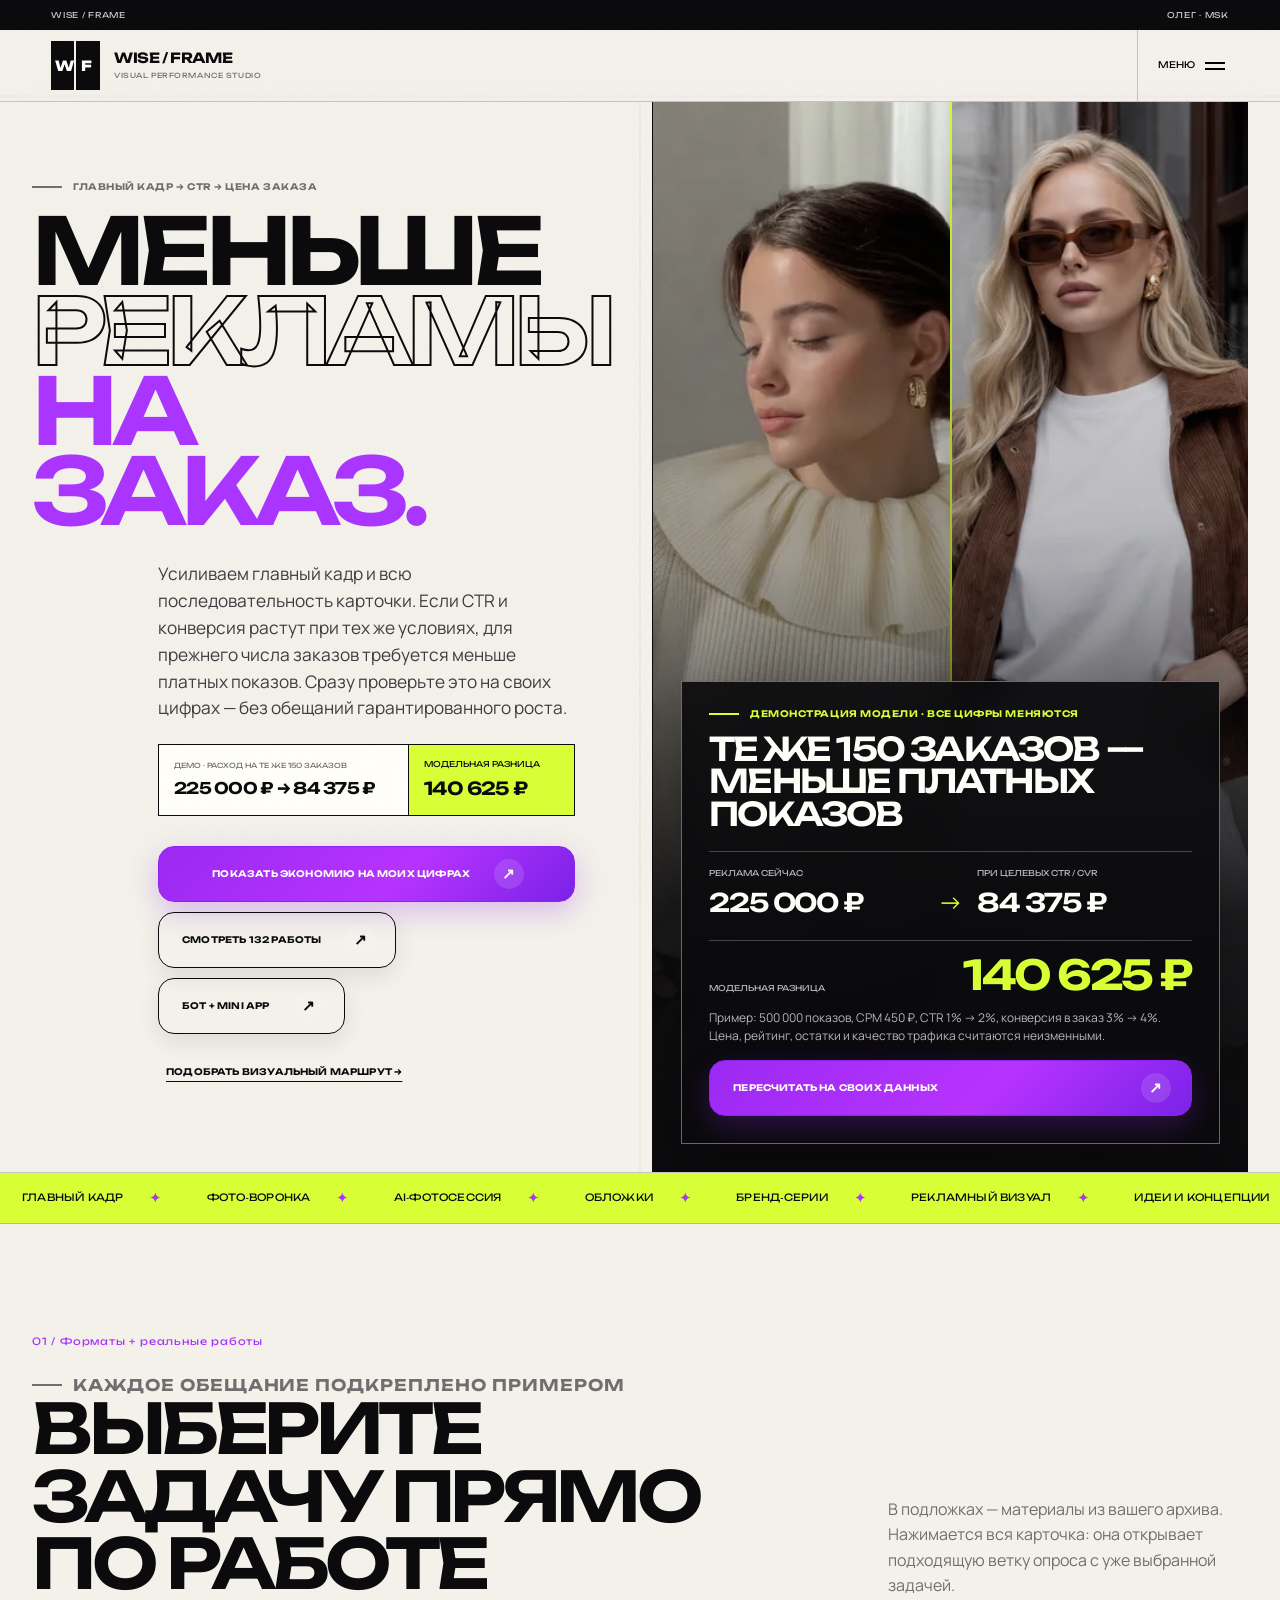
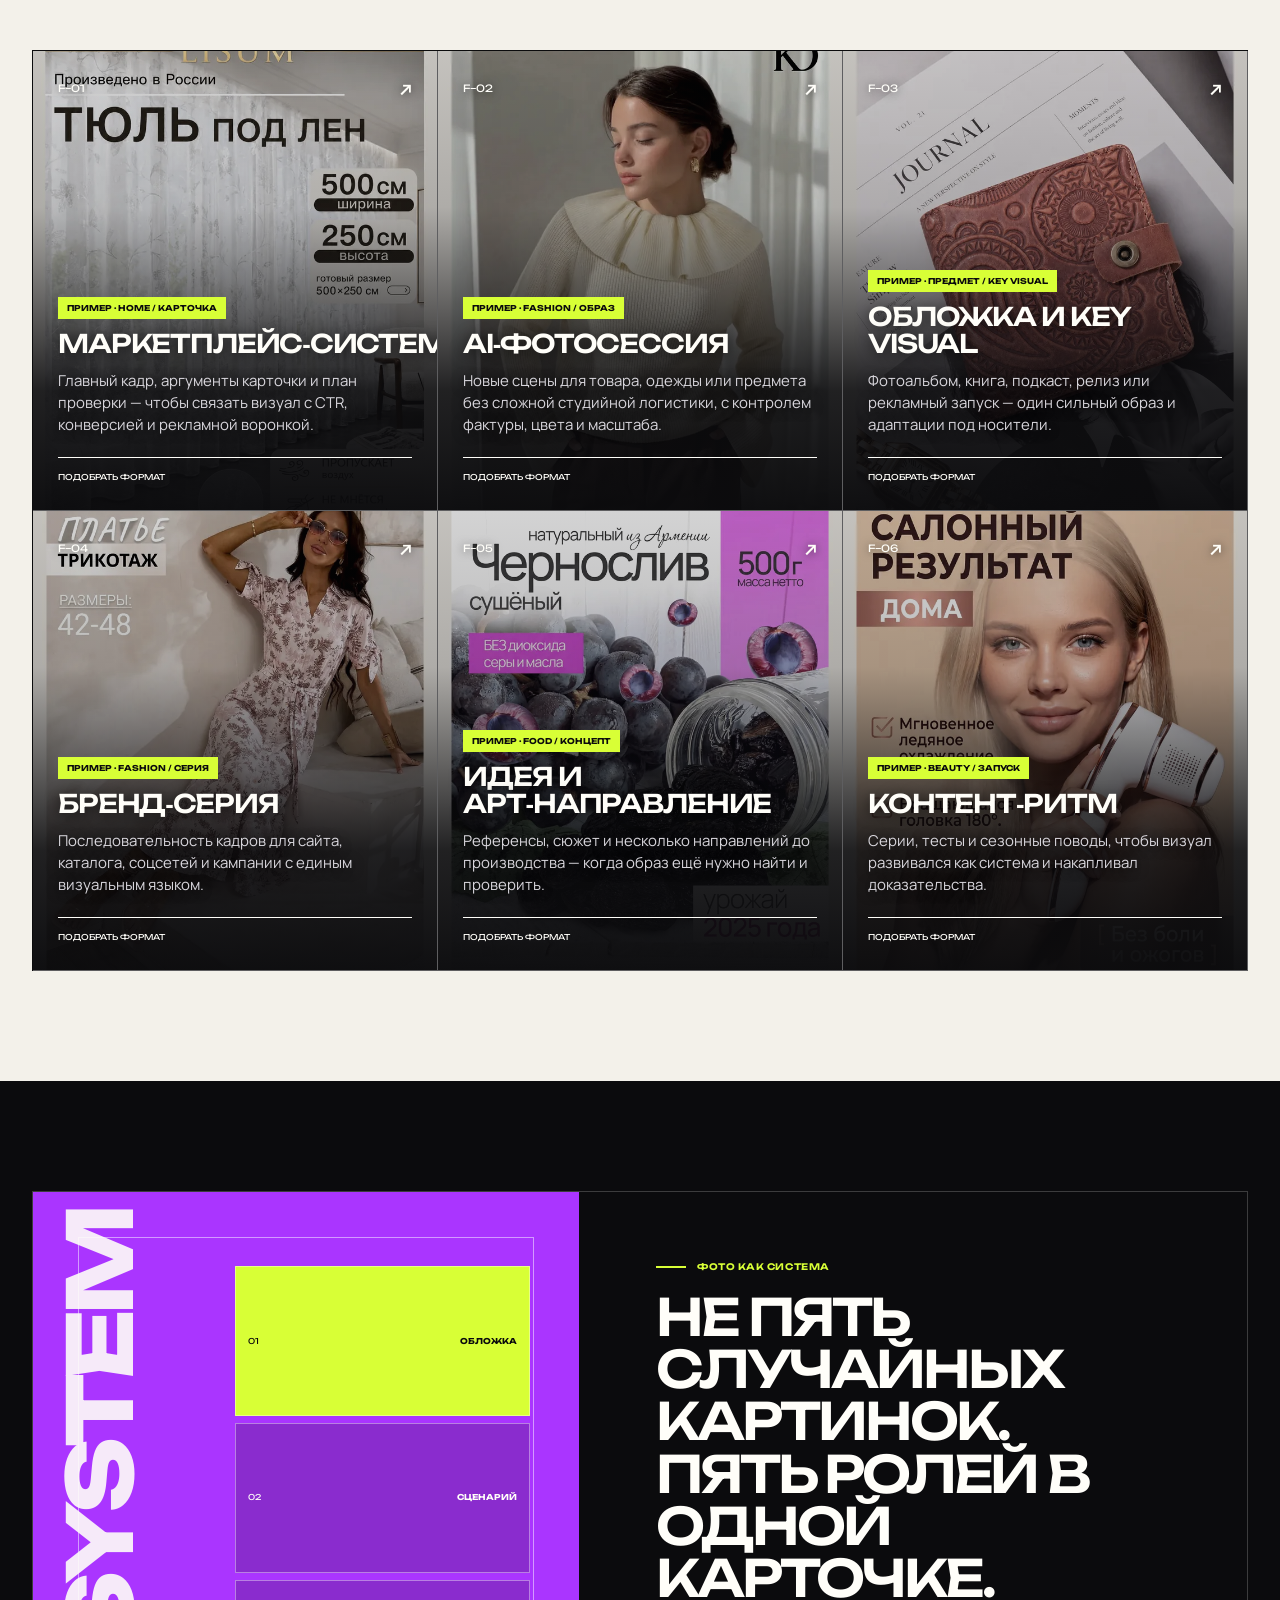
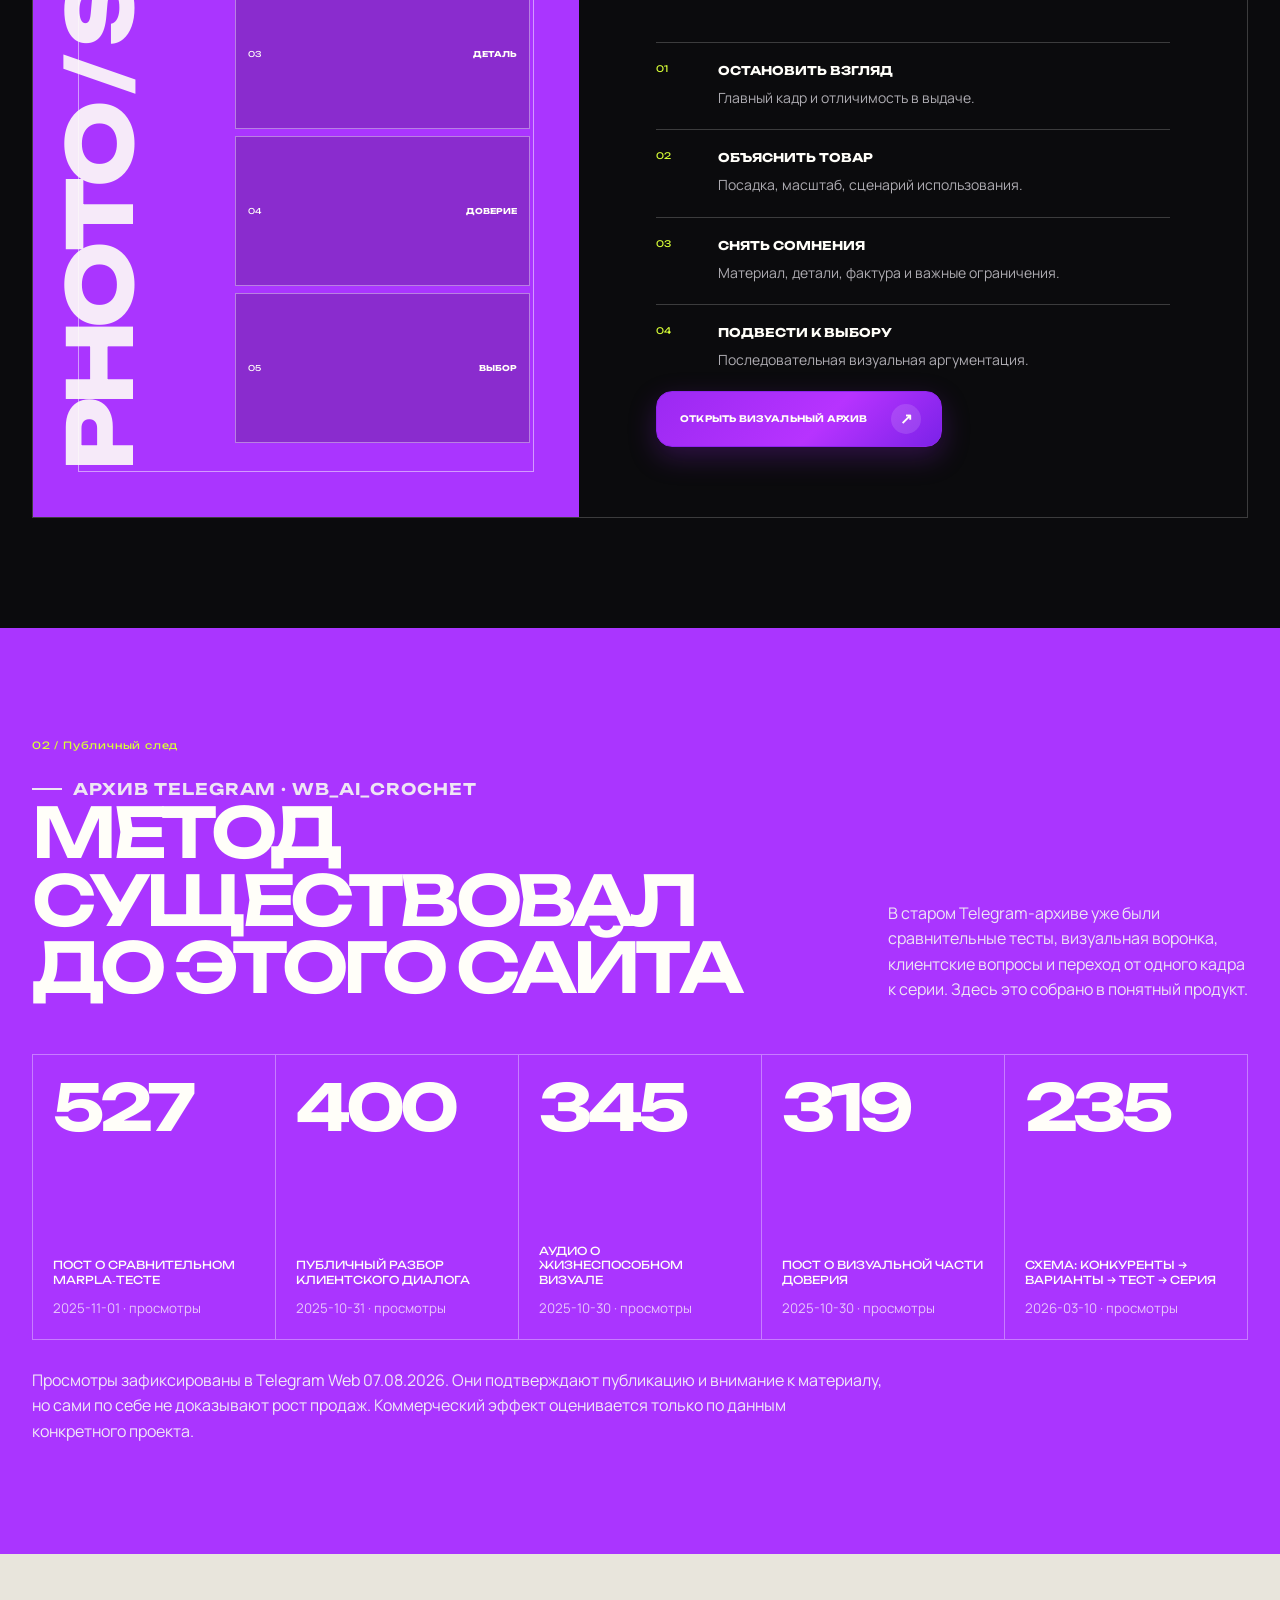
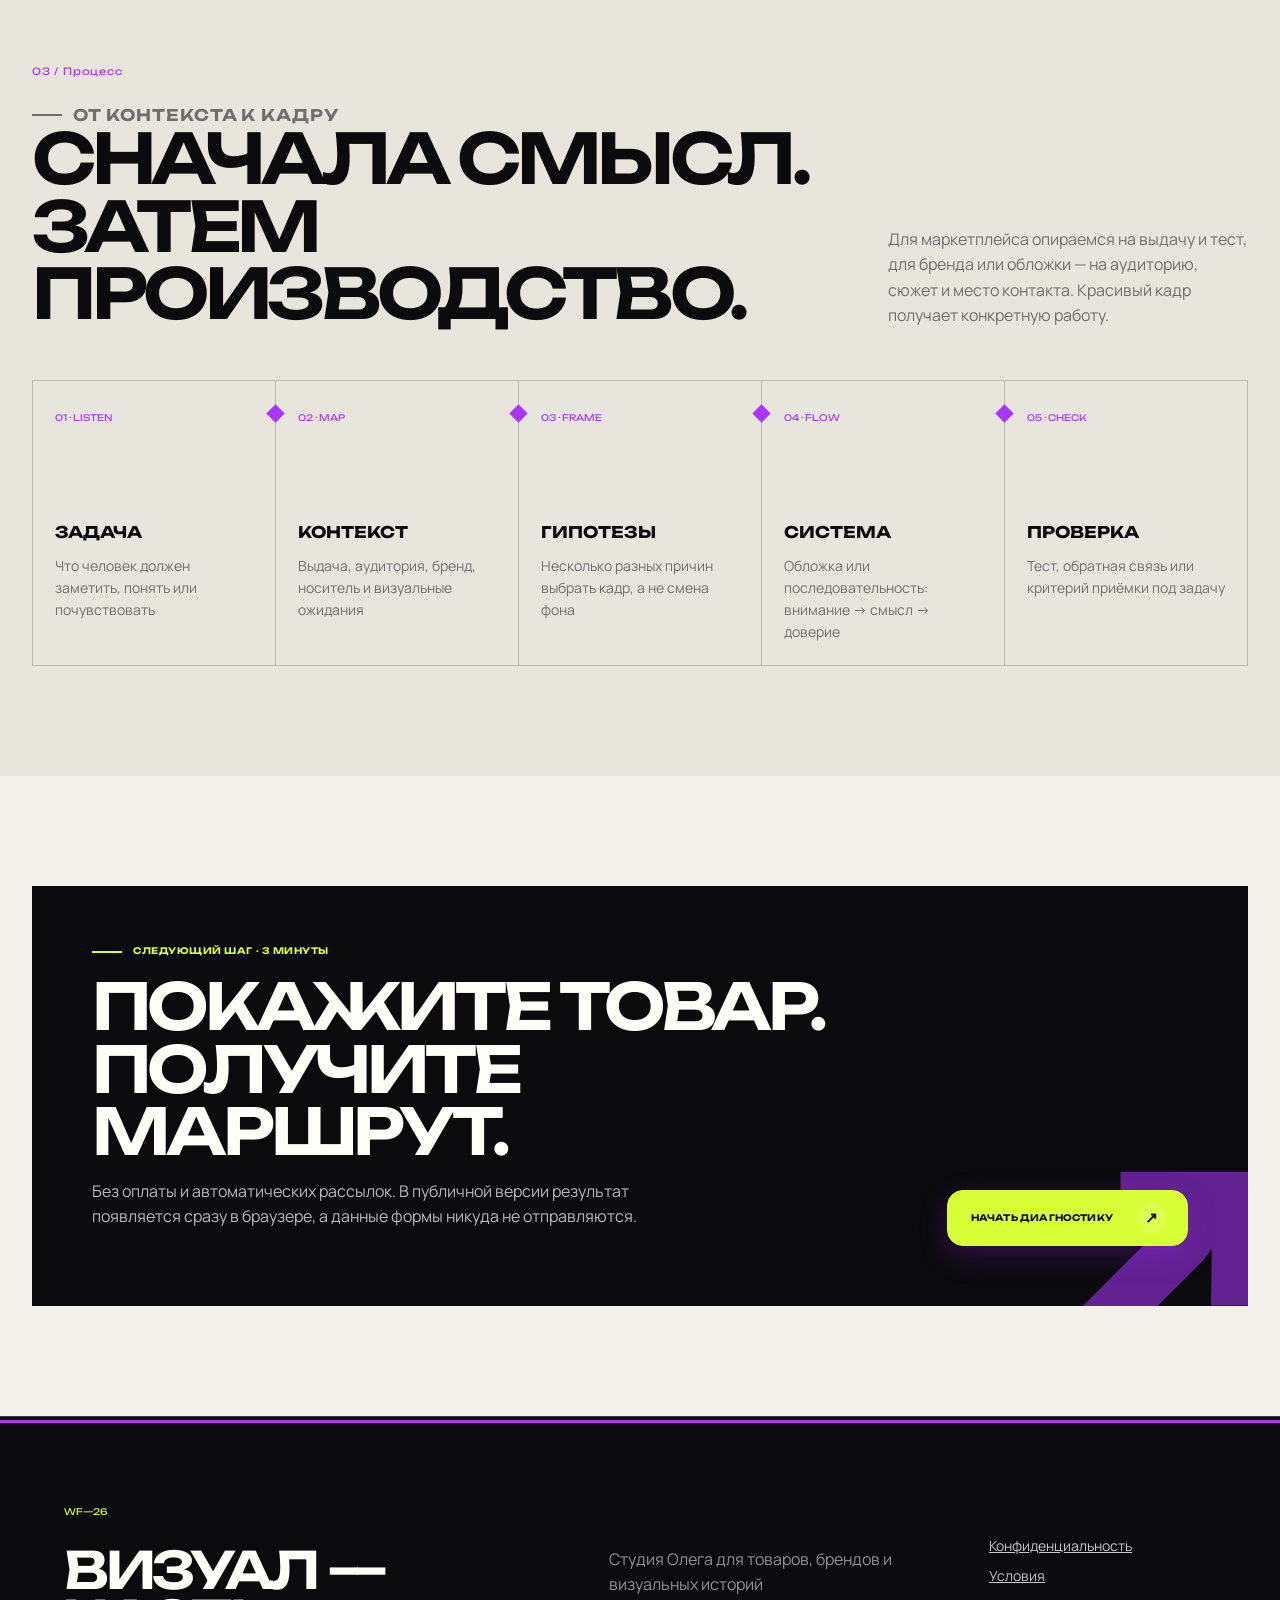
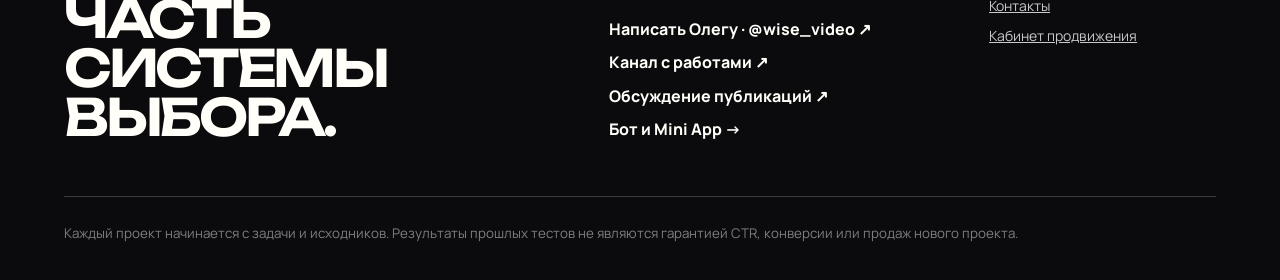
<file: index.html>
<!doctype html>
<html lang="ru" data-static-pages="true">
<head>
  <meta charset="utf-8">
  <meta name="viewport" content="width=device-width,initial-scale=1,viewport-fit=cover">
  <meta name="description" content="WISE / FRAME — визуальные системы для товаров, брендов и контента: исследование, AI-фото, обложки, серии и проверяемые гипотезы.">
  <meta name="theme-color" content="#0b0b0d">
  <meta property="og:title" content="WISE / FRAME — визуал, который ведёт к выбору">
  <meta property="og:description" content="AI-фото и визуальные серии для маркетплейсов, брендов, обложек и контента.">
  <title>WISE / FRAME — визуальные системы для товаров и брендов</title>
  <link rel="icon" href="./favicon.svg" type="image/svg+xml">
  <link rel="stylesheet" href="./styles.css?v=20260808-1">
  <script src="./app.js?v=20260807-13" defer></script>
</head>
<body>
  <a class="skip-link" href="#main">К содержанию</a>
  <div class="site-status" aria-label="Подход студии">
    <span>WISE / FRAME</span>
    <span>Исследование → визуальная гипотеза → серия → проверка</span>
    <span>Олег · MSK</span>
  </div>
  <header class="site-header" id="site-header">
    <a class="brand" href="#/" aria-label="WISE FRAME — главная">
      <span class="brand-mark" aria-hidden="true"><i>W</i><i>F</i></span>
      <span class="brand-copy"><b>WISE / FRAME</b><small>visual performance studio</small></span>
    </a>
    <button class="nav-toggle" id="nav-toggle" aria-expanded="false" aria-controls="primary-nav"><span>Меню</span><i></i></button>
    <nav class="primary-nav" id="primary-nav" aria-label="Основная навигация">
      <a href="#/services">Форматы</a>
      <a href="#/methods">Методы</a>
      <a href="#/portfolio">Работы</a>
      <a href="#/research">Исследование</a>
      <a href="#/calculator">Расчёт</a>
      <a href="#/historical-ctr">Архив</a>
      <a href="#/telegram">Бот + Mini App</a>
      <a href="./reach/">Поиск клиентов</a>
      <a class="nav-cta" href="#/quiz"><span>Диагностика</span><i aria-hidden="true">↗</i></a>
    </nav>
  </header>
  <main id="main" tabindex="-1"></main>
  <footer class="site-footer">
    <div class="footer-brand"><span class="footer-index">WF—26</span><h2>Визуал — часть<br>системы выбора.</h2></div>
    <div class="footer-contact"><p>Студия Олега для товаров, брендов и визуальных историй</p><a href="https://t.me/wise_video" target="_blank" rel="noopener noreferrer">Написать Олегу · @wise_video ↗</a><a href="https://t.me/PM_path_to_dreams" target="_blank" rel="noopener noreferrer">Канал с работами ↗</a><a href="https://t.me/WB_AI_CROCHET" target="_blank" rel="noopener noreferrer">Обсуждение публикаций ↗</a><a href="#/telegram">Бот и Mini App →</a></div>
    <nav aria-label="Служебные ссылки"><a href="#/privacy">Конфиденциальность</a><a href="#/terms">Условия</a><a href="#/support">Контакты</a><a href="./reach/">Кабинет продвижения</a></nav>
    <small>Каждый проект начинается с задачи и исходников. Результаты прошлых тестов не являются гарантией CTR, конверсии или продаж нового проекта.</small>
  </footer>
  <div class="grain" aria-hidden="true"></div>
</body>
</html>
</file>
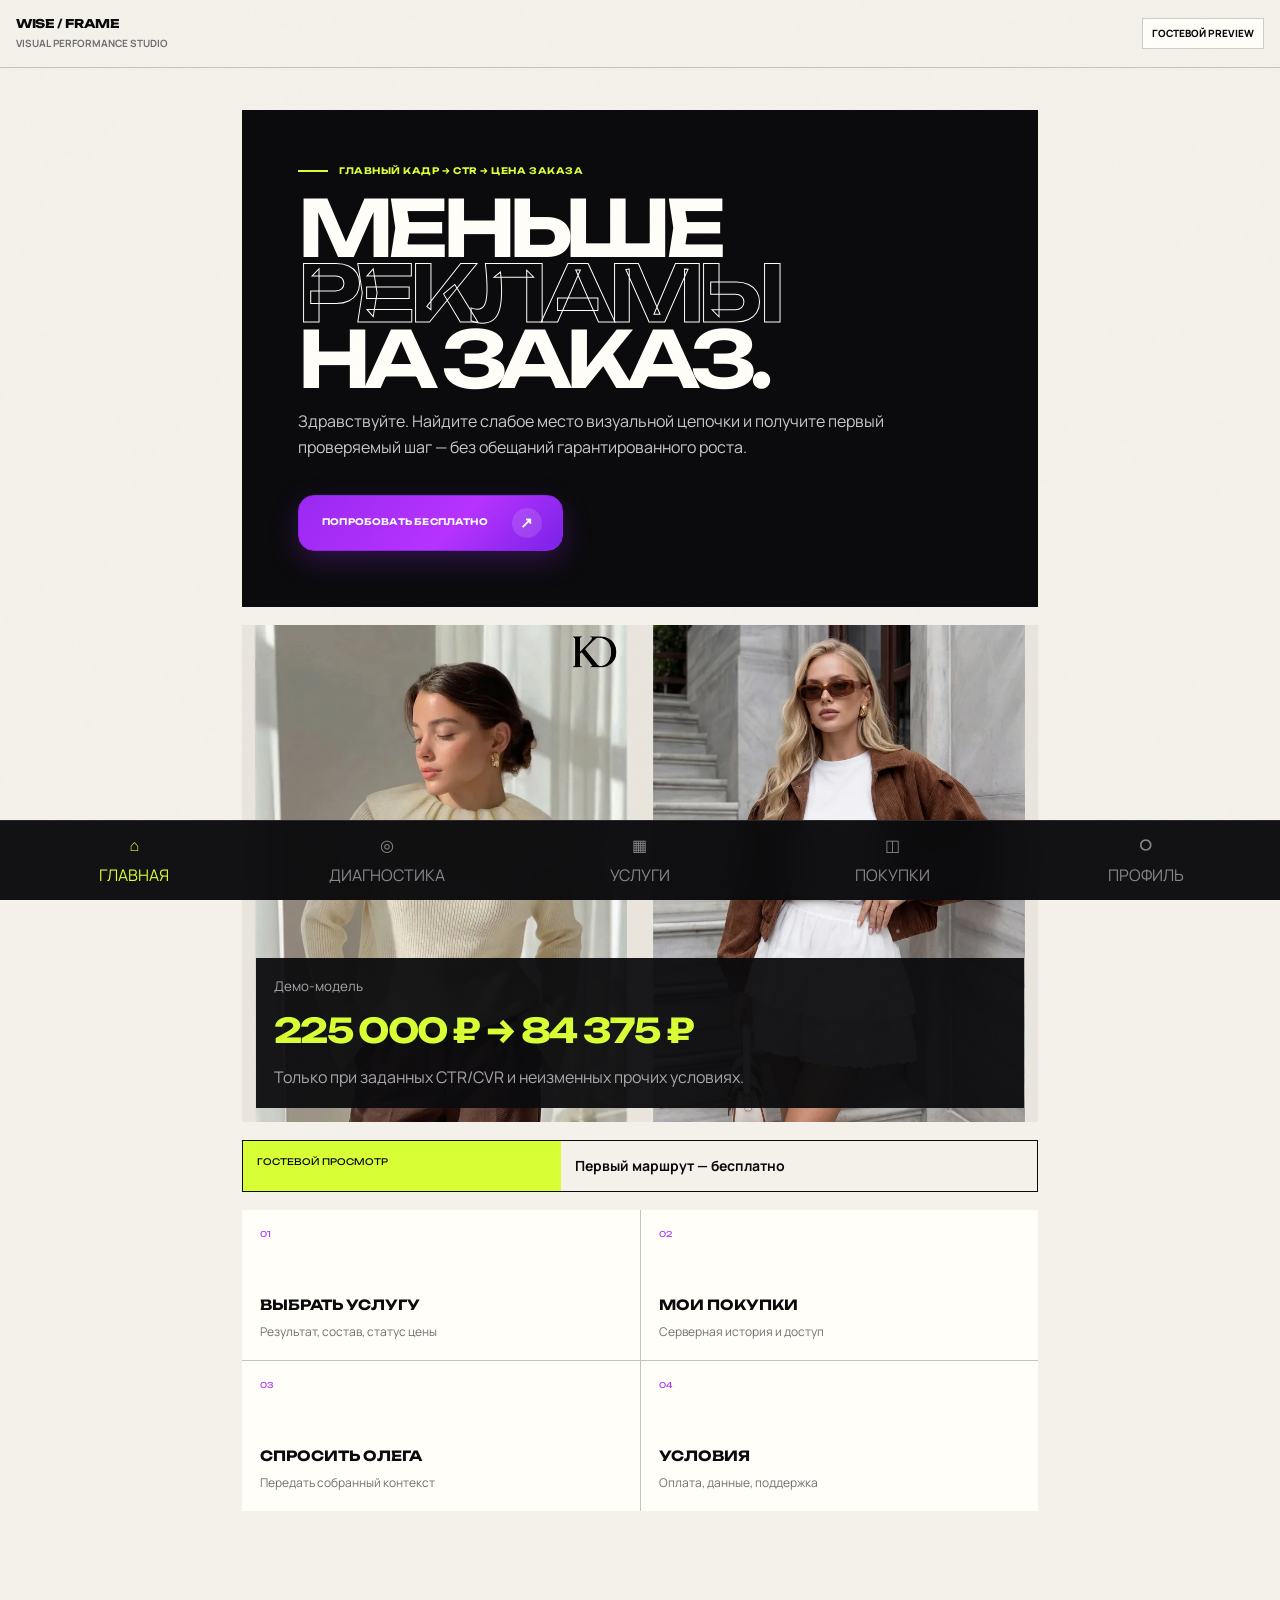
<file: miniapp/index.html>
<!doctype html>
<html lang="ru">
<head>
  <meta charset="utf-8">
  <meta name="viewport" content="width=device-width,initial-scale=1,viewport-fit=cover">
  <meta name="theme-color" content="#0b0b0d">
  <title>WISE / FRAME · Mini App</title>
  <style>
    :root{color-scheme:dark;font-family:system-ui,-apple-system,"Segoe UI",sans-serif;background:#0b0b0d;color:#fff}
    body{min-height:100dvh;margin:0;display:grid;place-items:center;padding:24px;text-align:center}
    main{max-width:420px}b{display:block;font-size:18px}p{color:#aaa}a{color:#c7ff22}
  </style>
  <script>
    (() => {
      const hashParams = new URLSearchParams(location.hash.replace(/^#/, ""));
      const queryParams = new URLSearchParams(location.search);
      const screen = hashParams.get("screen") || queryParams.get("screen") || "home";
      queryParams.delete("screen");
      const target = new URL("../", location.href);
      target.search = queryParams.toString();
      target.hash = `/miniapp?screen=${encodeURIComponent(screen)}`;
      location.replace(target);
    })();
  </script>
</head>
<body>
  <main><b>Открываю WISE / FRAME Mini App…</b><p>Если переход не сработал, <a href="../#/miniapp">откройте приложение вручную</a>.</p></main>
</body>
</html>
</file>
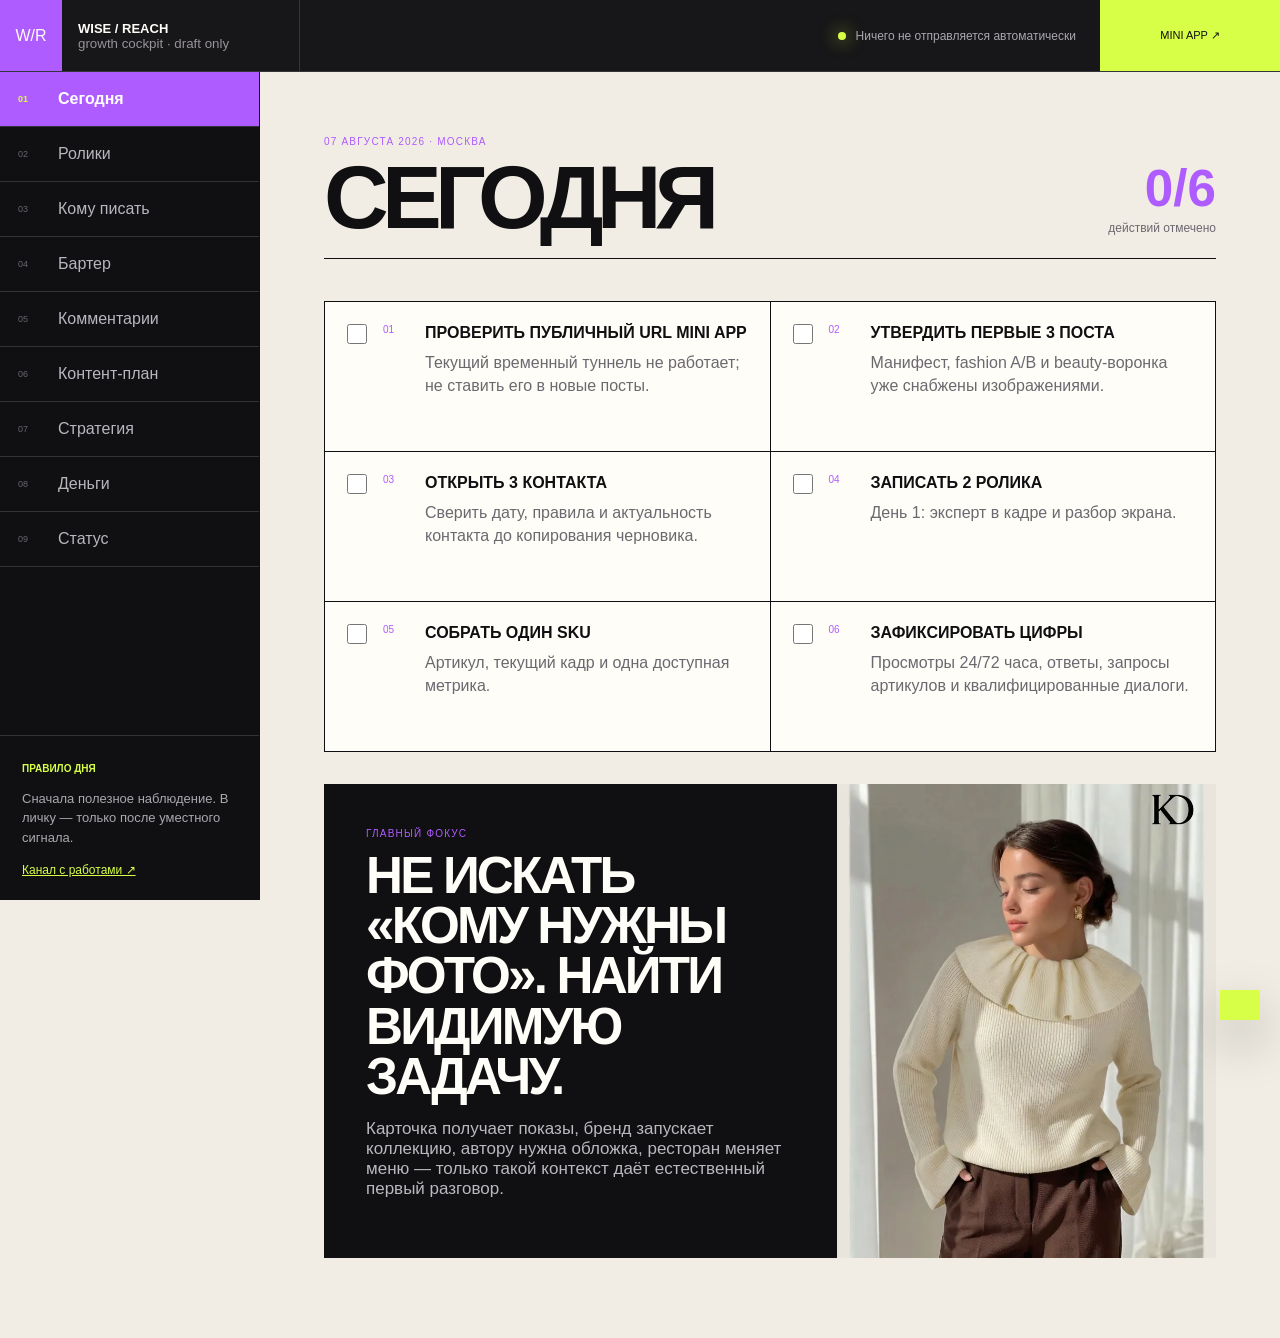
<file: reach/index.html>
<!doctype html>
<html lang="ru">
<head>
  <meta charset="utf-8">
  <meta name="viewport" content="width=device-width,initial-scale=1,viewport-fit=cover">
  <meta name="description" content="WISE / REACH — мобильный кабинет продвижения WISE / FRAME.">
  <meta name="theme-color" content="#101012">
  <title>WISE / REACH — кабинет продвижения</title>
  <link rel="stylesheet" href="./styles.css?v=20260807-4">
  <script src="./app.js?v=20260807-4" defer></script>
</head>
<body>
  <header class="topbar">
    <button class="brand" type="button" data-open="today"><span>W/R</span><b>WISE / REACH</b><small>growth cockpit · draft only</small></button>
    <div class="top-status"><i></i><span>Ничего не отправляется автоматически</span></div>
    <a class="top-cta" href="../#/miniapp" target="_blank">MINI APP ↗</a>
  </header>

  <div class="app-shell">
    <aside aria-label="Разделы кабинета">
      <nav id="side-nav">
        <button class="active" type="button" data-open="today"><span>01</span>Сегодня</button>
        <button type="button" data-open="reels"><span>02</span>Ролики</button>
        <button type="button" data-open="leads"><span>03</span>Кому писать</button>
        <button type="button" data-open="barter"><span>04</span>Бартер</button>
        <button type="button" data-open="comments"><span>05</span>Комментарии</button>
        <button type="button" data-open="plan"><span>06</span>Контент‑план</button>
        <button type="button" data-open="strategy"><span>07</span>Стратегия</button>
        <button type="button" data-open="money"><span>08</span>Деньги</button>
        <button type="button" data-open="status"><span>09</span>Статус</button>
      </nav>
      <footer><b>Правило дня</b><p>Сначала полезное наблюдение. В личку — только после уместного сигнала.</p><a href="https://t.me/PM_path_to_dreams" target="_blank" rel="noopener noreferrer">Канал с работами ↗</a></footer>
    </aside>

    <main id="main">
      <section class="screen active" data-screen="today">
        <div class="screen-head"><div><p class="eyebrow">07 августа 2026 · Москва</p><h1>Сегодня</h1></div><div class="metric"><b id="today-progress">0/6</b><span>действий отмечено</span></div></div>
        <div class="today-grid" id="today-list"></div>
        <div class="focus-card"><div><p class="eyebrow">Главный фокус</p><h2>Не искать «кому нужны фото». Найти видимую задачу.</h2><p>Карточка получает показы, бренд запускает коллекцию, автору нужна обложка, ресторан меняет меню — только такой контекст даёт естественный первый разговор.</p></div><img src="./assets/fashion.webp" alt="Fashion‑работа WISE / FRAME"></div>
      </section>

      <section class="screen" data-screen="reels">
        <div class="screen-head"><div><p class="eyebrow">60 готовых сценариев</p><h1>Ролики</h1></div><div class="metric"><b>2 × 30</b><span>ролика в день</span></div></div>
        <p class="intro">Примеры используются только как механика. Метрики отмечены лишь там, где они были видны в открытом источнике.</p>
        <div class="filter-row" id="reel-days"></div>
        <div class="reel-grid" id="reel-grid"></div>
      </section>

      <section class="screen" data-screen="leads">
        <div class="screen-head"><div><p class="eyebrow">Публичные деловые контакты</p><h1>Кому писать</h1></div><div class="metric"><b id="lead-count">0</b><span>проверенных карточек</span></div></div>
        <div class="notice">Перед действием открыть исходную страницу, проверить актуальность контакта и правила площадки. Все тексты — черновики; сайт не отправляет сообщения.</div>
        <div class="lead-filters" id="lead-filters"></div>
        <div class="lead-list" id="lead-list"></div>
      </section>

      <section class="screen" data-screen="barter">
        <div class="screen-head"><div><p class="eyebrow">Обмен ценностью</p><h1>Бартер</h1></div></div>
        <div class="barter-grid" id="barter-grid"></div>
      </section>

      <section class="screen" data-screen="comments">
        <div class="screen-head"><div><p class="eyebrow">Сначала помочь публично</p><h1>Комментарии</h1></div></div>
        <div class="comment-builder"><div class="category-list" id="comment-categories"></div><article><p class="eyebrow" id="comment-label"></p><h2 id="comment-title"></h2><p id="comment-copy"></p><div class="actions"><button class="button acid" type="button" id="copy-comment">Копировать черновик</button><a class="button line" href="https://t.me/PM_path_to_dreams" target="_blank">Выбрать доказательство ↗</a></div></article></div>
      </section>

      <section class="screen" data-screen="plan">
        <div class="screen-head"><div><p class="eyebrow">90 постов · 30 дней</p><h1>Контент‑план</h1></div><div class="metric"><b>3/день</b><span>польза · вопрос · оффер</span></div></div>
        <div class="plan-days" id="plan-days"></div>
        <div class="plan-grid" id="plan-grid"></div>
      </section>

      <section class="screen" data-screen="strategy">
        <div class="screen-head"><div><p class="eyebrow">Путь до повторной покупки</p><h1>Стратегия</h1></div></div>
        <ol class="funnel"><li><span>01</span><b>Короткий ролик</b><p>Одна проблема и один наблюдаемый контраст.</p></li><li><span>02</span><b>Бесплатная польза</b><p>Мини‑разбор или диагностический вопрос.</p></li><li><span>03</span><b>Бот</b><p>Меню без обязательных команд.</p></li><li><span>04</span><b>Mini App</b><p>Маршрут, каталог, профиль и покупки.</p></li><li><span>05</span><b>Первый продукт</b><p>Разбор одного кадра после Stars.</p></li><li><span>06</span><b>Основная услуга</b><p>Система из пяти ролей.</p></li><li><span>07</span><b>Эксперт</b><p>Олег получает собранный контекст.</p></li><li><span>08</span><b>Повтор</b><p>Следующий SKU или новая серия.</p></li></ol>
      </section>

      <section class="screen" data-screen="money">
        <div class="screen-head"><div><p class="eyebrow">Модель, не обещание</p><h1>Деньги</h1></div></div>
        <div class="money-layout"><form id="money-form"><label>Цена первого продукта, ₽<input name="entry" type="number" min="0" value="2500"></label><label>Средний чек основной услуги, ₽<input name="core" type="number" min="0" value="25000"></label><label>Диагностик в месяц<input name="free" type="number" min="0" value="80"></label><label>Доля первого продукта, %<input name="entryRate" type="number" min="0" max="100" value="12"></label><label>Доля основной услуги после первого продукта, %<input name="coreRate" type="number" min="0" max="100" value="20"></label></form><article class="money-result"><small>Расчётный сценарий</small><b id="money-total">—</b><p id="money-detail"></p><span>Не учитывает налоги, возвраты, расходы и пропускную способность. Используйте как план входных данных.</span></article></div>
      </section>

      <section class="screen" data-screen="status">
        <div class="screen-head"><div><p class="eyebrow">Разделяем уровни проверки</p><h1>Статус</h1></div></div>
        <div class="status-grid"><article class="done"><span>LOCAL</span><h2>Сайт и Mini App</h2><p>Собраны, тесты проходят, мобильная ширина проверена.</p></article><article class="doing"><span>CONTENT</span><h2>Канал</h2><p>90 постов и 21 визуал подготовлены. Публикация ждёт подтверждения.</p></article><article class="blocked"><span>PUBLIC HTTPS</span><h2>Хостинг</h2><p>Нужны выбранный сервер и GitHub‑аккаунт.</p></article><article class="blocked"><span>PAYMENTS</span><h2>Stars</h2><p>Код готов; цена, юридические сведения и тестовая оплата не подтверждены.</p></article><article class="blocked"><span>LIVE BOT</span><h2>Mini App URL</h2><p>Старый временный туннель умер; постоянный HTTPS не подключён.</p></article><article class="blocked"><span>SECOND ACCOUNT</span><h2>Telegram QA</h2><p>Проверка оплаты и ролей на втором аккаунте не выполнялась.</p></article></div>
      </section>
    </main>
  </div>
  <div class="toast" id="toast" role="status" aria-live="polite"></div>
</body>
</html>
</file>
<file: styles.css>
@font-face{font-family:Manrope;src:url('/fonts/Manrope-Variable.ttf') format('truetype');font-weight:200 800;font-style:normal;font-display:swap}
@font-face{font-family:Unbounded;src:url('/fonts/Unbounded-Variable.ttf') format('truetype');font-weight:300 900;font-style:normal;font-display:swap}

:root{
  --ink:#0b0b0d;
  --ink-2:#161619;
  --paper:#f3f1ea;
  --paper-2:#e8e5dc;
  --white:#fffef9;
  --violet:#aa35ff;
  --violet-deep:#6d00c8;
  --acid:#d8ff36;
  --coral:#ff684b;
  --muted:#706f70;
  --line:rgba(11,11,13,.2);
  --line-dark:rgba(255,255,255,.2);
  --shadow:0 24px 70px rgba(11,11,13,.13);
  --display:Unbounded,Arial Black,sans-serif;
  --body:Manrope,Segoe UI,Arial,sans-serif;
  --ease:cubic-bezier(.22,1,.36,1);
  --safe-top:env(safe-area-inset-top,0px);
  --safe-bottom:env(safe-area-inset-bottom,0px);
}

*{box-sizing:border-box}
[hidden]{display:none!important}
html{max-width:100%;scroll-behavior:smooth;background:var(--ink);overflow-x:clip}
body{margin:0;background:var(--paper);color:var(--ink);font-family:var(--body);font-size:16px;line-height:1.58;overflow-x:hidden}
a{color:inherit}
button,input,select,textarea{font:inherit}
button{cursor:pointer}
img{max-width:100%}
::selection{background:var(--acid);color:var(--ink)}
:focus-visible{outline:3px solid var(--violet);outline-offset:4px}
.skip-link{position:fixed;left:16px;top:-80px;z-index:1000;background:var(--acid);color:var(--ink);padding:12px 18px;font-weight:800;text-decoration:none}
.skip-link:focus{top:16px}
.grain{position:fixed;z-index:999;inset:0;pointer-events:none;opacity:.15;background-image:url("data:image/svg+xml,%3Csvg viewBox='0 0 180 180' xmlns='http://www.w3.org/2000/svg'%3E%3Cfilter id='n'%3E%3CfeTurbulence type='fractalNoise' baseFrequency='.85' numOctaves='3' stitchTiles='stitch'/%3E%3C/filter%3E%3Crect width='100%25' height='100%25' filter='url(%23n)' opacity='.13'/%3E%3C/svg%3E");mix-blend-mode:multiply}
.wrap{width:min(1280px,calc(100% - 64px));margin-inline:auto}
.page{min-height:72vh}
.site-status{display:grid;grid-template-columns:1fr 2fr 1fr;align-items:center;min-height:30px;padding:3px clamp(18px,4vw,64px);background:var(--ink);color:#c8c8ca;font-family:var(--display);font-size:8px;letter-spacing:.09em;text-transform:uppercase}
.site-status span:nth-child(2){text-align:center;color:var(--acid)}
.site-status span:last-child{text-align:right}
.site-header{position:sticky;z-index:50;top:0;display:flex;align-items:stretch;justify-content:space-between;min-height:82px;padding:0 clamp(18px,4vw,64px);border-bottom:1px solid var(--line);background:rgba(243,241,234,.92);backdrop-filter:blur(18px)}
.brand{display:flex;align-items:center;gap:14px;text-decoration:none}
.brand-mark{position:relative;display:grid;grid-template-columns:1fr 1fr;width:49px;height:49px;border:2px solid var(--ink);background:var(--ink);color:var(--white);font-family:var(--display);font-size:14px;font-style:normal;font-weight:800;line-height:45px;text-align:center}
.brand-mark:after{content:"";position:absolute;inset:-2px 50% -2px auto;width:2px;background:var(--paper)}
.brand-mark i{font-style:normal}
.brand-copy{display:block}
.brand-copy b{display:block;font-family:var(--display);font-size:14px;line-height:1.1;letter-spacing:-.03em}
.brand-copy small{display:block;margin-top:5px;color:var(--muted);font-family:var(--display);font-size:7px;letter-spacing:.08em;text-transform:uppercase}
.primary-nav{display:flex;align-items:stretch}
.primary-nav>a{display:flex;align-items:center;justify-content:center;padding:0 17px;border-left:1px solid var(--line);font-size:13px;font-weight:750;text-decoration:none;transition:background .22s,color .22s}
.primary-nav>a:hover,.primary-nav>a:focus-visible,.primary-nav>a.active{background:var(--white)}
.primary-nav .nav-cta{gap:22px;min-width:176px;background:var(--violet);color:var(--white);font-family:var(--display);font-size:9px;letter-spacing:.03em;text-transform:uppercase}
.primary-nav .nav-cta:hover,.primary-nav .nav-cta:focus-visible{background:var(--ink);color:var(--acid)}
.primary-nav .nav-cta i{font-size:18px;font-style:normal}
.nav-toggle{display:none;border:0;border-left:1px solid var(--line);background:none;padding:0 4px 0 20px;font-family:var(--display);font-size:9px;text-transform:uppercase}
.nav-toggle i{display:inline-block;width:20px;height:8px;margin-left:10px;border-top:2px solid;border-bottom:2px solid}

.eyebrow{display:flex;align-items:center;gap:11px;margin:0 0 18px;color:var(--muted);font-family:var(--display);font-size:9px;font-weight:650;letter-spacing:.06em;line-height:1.2;text-transform:uppercase}
.eyebrow:before{content:"";width:30px;height:2px;background:currentColor}
.hero{position:relative;overflow:hidden;border-bottom:1px solid var(--line);background:var(--paper)}
.hero:before{content:"";position:absolute;inset:0;background:linear-gradient(90deg,transparent calc(50% - 1px),rgba(11,11,13,.08) 50%,transparent calc(50% + 1px));pointer-events:none}
.hero-grid{display:grid;grid-template-columns:minmax(0,1.02fr) minmax(460px,.98fr);min-height:760px}
.hero-copy{display:flex;flex-direction:column;justify-content:center;padding:80px 6vw 72px 0}
.hero h1,.page-head h1,.section-title h2,.contact-card h2,.footer-brand h2,.result-card h2{font-family:var(--display);font-weight:620;letter-spacing:-.065em}
.hero h1{max-width:790px;margin:0;font-size:clamp(60px,7.2vw,116px);line-height:.87;text-transform:uppercase}
.hero h1 .outline{color:transparent;-webkit-text-stroke:2px var(--ink);text-stroke:2px var(--ink)}
.hero h1 em{position:relative;display:inline-block;color:var(--violet);font-style:normal}
.hero h1 em:after{content:"";position:absolute;z-index:-1;right:-.03em;bottom:.06em;left:-.02em;height:.14em;background:var(--acid)}
.hero-lead{max-width:650px;margin:30px 0 0;padding-left:126px;color:#3d3d41;font-size:clamp(17px,1.35vw,21px);line-height:1.55}
.hero-quick-proof{display:grid;grid-template-columns:1.2fr .8fr;max-width:650px;margin:22px 0 0 126px;border:1px solid var(--ink);background:var(--white)}
.hero-quick-proof>div,.hero-quick-proof>span{display:flex;min-height:70px;flex-direction:column;justify-content:center;padding:12px 15px}
.hero-quick-proof>span{border-left:1px solid var(--ink);background:var(--acid);font-family:var(--display);font-size:8px;text-transform:uppercase}
.hero-quick-proof small{margin-bottom:5px;color:var(--muted);font-family:var(--display);font-size:7px;text-transform:uppercase}
.hero-quick-proof strong,.hero-quick-proof b{font-family:var(--display);font-weight:650;letter-spacing:-.045em}
.hero-quick-proof strong{font-size:clamp(15px,1.25vw,20px);white-space:nowrap}
.hero-quick-proof b{margin-top:4px;font-size:18px}
.hero-actions{display:flex;flex-wrap:wrap;gap:10px;margin-top:30px}
.hero-copy .hero-actions{padding-left:126px}
.hero-primary{flex-basis:100%;min-height:78px;padding-inline:28px;font-size:10px}
.hero-text-link{display:inline-flex;align-items:center;min-height:56px;padding:0 8px;color:var(--ink);font-family:var(--display);font-size:9px;font-weight:650;letter-spacing:.02em;text-decoration:underline;text-decoration-thickness:1px;text-underline-offset:6px;text-transform:uppercase}
.hero-text-link:hover{color:var(--violet)}
.button,.nav-cta{border-radius:16px}
.button{display:inline-flex;align-items:center;justify-content:center;min-height:56px;padding:0 20px 0 23px;border:1px solid var(--ink);background:var(--ink);color:var(--white);font-family:var(--display);font-size:9px;font-weight:650;letter-spacing:.02em;text-decoration:none;text-transform:uppercase;box-shadow:0 8px 24px rgba(11,11,13,.09);transition:transform .22s var(--ease),background .22s,color .22s,box-shadow .22s,border-color .22s}
.button:after{content:"↗";display:grid;place-items:center;width:30px;height:30px;margin-left:24px;border-radius:50%;background:rgba(255,255,255,.13);font-family:var(--body);font-size:15px}
.button:hover{transform:translateY(-3px);box-shadow:0 14px 34px rgba(11,11,13,.2)}
.button.secondary{background:transparent;color:var(--ink)}
.button.secondary:hover{background:var(--white)}
.button.accent{border-color:#8f23ed;background:linear-gradient(135deg,#9b29f2 0%,#b733ff 58%,#7b22e8 100%);color:var(--white);box-shadow:0 10px 28px rgba(151,35,237,.26)}
.button.accent:hover{border-color:var(--ink);background:var(--ink);box-shadow:0 14px 34px rgba(11,11,13,.22)}
.button.small{min-height:42px;padding:0 14px;font-size:8px}
.button.small:after{display:none}
.hero-lab{position:relative;display:grid;place-items:center;min-width:0;overflow:hidden;border-left:1px solid var(--line);background:var(--ink);color:var(--white)}
.hero-lab:before{content:"";position:absolute;inset:0;background:repeating-linear-gradient(90deg,transparent 0,transparent calc(25% - 1px),rgba(255,255,255,.11) 25%),repeating-linear-gradient(0deg,transparent 0,transparent calc(25% - 1px),rgba(255,255,255,.08) 25%)}
.hero-proof-lab{display:block;min-height:760px;background:var(--ink)}
.hero-proof-lab:before{z-index:1;background:linear-gradient(180deg,rgba(11,11,13,.02) 0%,rgba(11,11,13,.28) 43%,rgba(11,11,13,.92) 76%,var(--ink) 100%)}
.hero-photo-grid{position:absolute;inset:0;display:grid;grid-template-columns:1fr 1fr;gap:2px;background:var(--acid)}
.hero-photo-grid img{width:100%;height:100%;min-width:0;object-fit:cover;filter:saturate(.8) contrast(1.03);transition:filter .35s,transform .55s var(--ease)}
.hero-photo-grid img:first-child{object-position:50% 18%}
.hero-photo-grid img:last-child{object-position:50% 15%}
.hero-proof-lab:hover .hero-photo-grid img:first-child{transform:scale(1.025) translateX(-.5%)}
.hero-proof-lab:hover .hero-photo-grid img:last-child{transform:scale(1.025) translateX(.5%)}
.hero-model-card{position:absolute;z-index:2;right:28px;bottom:28px;left:28px;padding:27px;border:1px solid rgba(255,255,255,.38);background:rgba(11,11,13,.93);box-shadow:0 22px 60px rgba(0,0,0,.32);backdrop-filter:blur(12px)}
.hero-model-card .eyebrow{margin-bottom:13px;color:var(--acid)}
.hero-model-card h2{max-width:560px;margin:0 0 20px;font-family:var(--display);font-size:clamp(25px,2.55vw,40px);font-weight:600;letter-spacing:-.055em;line-height:1;text-transform:uppercase}
.hero-model-flow{display:grid;grid-template-columns:1fr auto 1fr;gap:14px;align-items:end;padding:16px 0;border-block:1px solid rgba(255,255,255,.23)}
.hero-model-flow div{display:grid;gap:5px}
.hero-model-flow small,.hero-model-saving small{color:#b8b6bd;font-family:var(--display);font-size:8px;line-height:1.3;text-transform:uppercase}
.hero-model-flow b{font-family:var(--display);font-size:clamp(19px,2vw,29px);font-weight:600;letter-spacing:-.045em}
.hero-model-flow i{padding-bottom:2px;color:var(--acid);font-size:25px;font-style:normal}
.hero-model-saving{display:flex;align-items:end;justify-content:space-between;gap:18px;padding-top:16px}
.hero-model-saving strong{color:var(--acid);font-family:var(--display);font-size:clamp(28px,3.2vw,48px);font-weight:650;letter-spacing:-.06em;line-height:.9}
.hero-model-card>p:not(.eyebrow){margin:16px 0;color:#b8b6bd;font-size:12px;line-height:1.45}
.hero-model-button{width:100%;justify-content:space-between}
.stage-code{position:absolute;z-index:2;top:28px;left:28px;font-family:var(--display);font-size:9px;letter-spacing:.08em;text-transform:uppercase}
.stage-code:last-of-type{top:auto;bottom:28px;left:auto;right:28px;color:var(--acid)}
.frame-stack{position:relative;width:min(72%,440px);aspect-ratio:4/5}
.frame-card{position:absolute;inset:0;border:1px solid rgba(255,255,255,.42);background:var(--ink-2);box-shadow:0 30px 80px rgba(0,0,0,.35);transition:transform .45s var(--ease)}
.frame-card:nth-child(1){transform:translate(-52px,25px) rotate(-7deg);background:var(--violet)}
.frame-card:nth-child(2){transform:translate(48px,-23px) rotate(6deg);background:#e2dfd6;color:var(--ink)}
.frame-card:nth-child(3){display:grid;grid-template-rows:auto 1fr auto;transform:rotate(-1.4deg);background:#17171a}
.hero-lab:hover .frame-card:nth-child(1){transform:translate(-68px,36px) rotate(-10deg)}
.hero-lab:hover .frame-card:nth-child(2){transform:translate(64px,-34px) rotate(9deg)}
.frame-head,.frame-foot{display:flex;align-items:center;justify-content:space-between;padding:15px 17px;border-bottom:1px solid rgba(255,255,255,.22);font-family:var(--display);font-size:8px;text-transform:uppercase}
.frame-foot{border-top:1px solid rgba(255,255,255,.22);border-bottom:0;color:#c6c6c9}
.frame-object{position:relative;display:grid;place-items:center;overflow:hidden}
.frame-object:before{content:"";position:absolute;width:48%;height:66%;border-radius:48% 48% 12% 12%/24% 24% 12% 12%;background:linear-gradient(135deg,#f8f4e9 0 26%,#c9c3b4 27% 38%,#efeadf 39% 66%,#aca598 67%);filter:drop-shadow(18px 20px 20px rgba(0,0,0,.4));transform:rotate(6deg)}
.frame-object:after{content:"YOUR PRODUCT";position:absolute;right:12px;bottom:18px;color:var(--acid);font-family:var(--display);font-size:8px;letter-spacing:.12em;writing-mode:vertical-rl}
.frame-number{position:absolute;z-index:3;right:-26px;bottom:8%;font-family:var(--display);font-size:clamp(86px,10vw,154px);font-weight:800;line-height:.7;color:var(--acid);mix-blend-mode:screen}

.ticker{overflow:hidden;border-bottom:1px solid var(--line);background:var(--acid)}
.ticker-track{display:flex;width:max-content;animation:ticker 28s linear infinite}
.ticker span{display:flex;align-items:center;gap:26px;padding:13px 22px;font-family:var(--display);font-size:10px;letter-spacing:.02em;text-transform:uppercase}
.ticker span:after{content:"✦";color:var(--violet);font-size:15px}
@keyframes ticker{to{transform:translateX(-50%)}}
.section{padding:110px 0}
.section.compact{padding:78px 0}
.section.dark{background:var(--ink);color:var(--white)}
.section.violet{background:var(--violet);color:var(--white)}
.section-title{display:grid;grid-template-columns:1fr minmax(260px,360px);gap:70px;align-items:end;margin-bottom:52px}
.section-title h2{max-width:920px;margin:0;font-size:clamp(40px,5.4vw,76px);line-height:.98;text-transform:uppercase}
.section-title h2,.page-head h1{overflow-wrap:anywhere}
.section-title p{margin:0;color:var(--muted);font-size:16px}
.dark .section-title p,.violet .section-title p{color:#bbb9bf}
.violet .section-title p{color:#eee5f4}
.section-index{display:block;margin-bottom:26px;color:var(--violet);font-family:var(--display);font-size:10px;letter-spacing:.08em}
.dark .section-index{color:var(--acid)}
.card-grid{display:grid;grid-template-columns:repeat(12,1fr);border-top:1px solid var(--line);border-left:1px solid var(--line);background:var(--ink)}
.card{position:relative;display:flex;grid-column:span 4;min-height:460px;flex-direction:column;overflow:hidden;padding:24px 25px 26px;border-right:1px solid rgba(255,255,255,.34);border-bottom:1px solid rgba(255,255,255,.34);background:var(--ink);color:var(--white);text-decoration:none;isolation:isolate;transition:transform .25s var(--ease),box-shadow .25s var(--ease)}
.card:nth-child(4),.card:nth-child(5),.card:nth-child(6){grid-column:span 4}
.card:hover{z-index:2;background:var(--ink);color:var(--white);transform:translateY(-6px);box-shadow:0 12px 0 var(--violet)}
.card.dark{background:var(--ink);color:var(--white)}
.card.dark:hover{background:var(--violet)}
.card-photo{position:absolute;z-index:-3;inset:0;width:100%;height:100%;object-fit:cover;object-position:center;filter:saturate(.78) contrast(1.05);transition:filter .35s,transform .55s var(--ease)}
.card-shade{position:absolute;z-index:-2;inset:0;background:linear-gradient(180deg,rgba(11,11,13,.18) 0%,rgba(11,11,13,.28) 34%,rgba(11,11,13,.9) 74%,rgba(11,11,13,.98) 100%)}
.card:after{content:"";position:absolute;z-index:-1;inset:0;border:0 solid var(--acid);transition:border-width .22s}
.card:hover:after,.card:focus-visible:after{border-width:8px}
.card:hover .card-photo,.card:focus-visible .card-photo{filter:saturate(1) contrast(1.06);transform:scale(1.045)}
.card-number{display:flex;align-items:center;justify-content:space-between;font-family:var(--display);font-size:10px;text-shadow:0 1px 10px rgba(0,0,0,.6)}
.card-number:after{content:"↗";font-size:18px}
.card-content{margin-top:auto}
.card-proof{display:inline-flex;margin-bottom:12px;padding:7px 9px;background:var(--acid);color:var(--ink);font-family:var(--display);font-size:8px;font-weight:700;line-height:1;text-transform:uppercase}
.card h3{max-width:350px;margin:0 0 12px;font-family:var(--display);font-size:clamp(23px,2vw,32px);font-weight:550;letter-spacing:-.045em;line-height:1.05;text-transform:uppercase;text-shadow:0 2px 14px rgba(0,0,0,.68)}
.card p{max-width:410px;margin:0;color:#d8d6dc;font-size:15px;line-height:1.45;text-shadow:0 2px 12px rgba(0,0,0,.75)}
.card.dark p{color:#c5c4c8}
.card-action{display:block;margin-top:22px;border-top:1px solid currentColor;padding-top:13px;color:inherit;font-family:var(--display);font-size:8px;text-transform:uppercase}
.deliverables{display:grid;grid-template-columns:.9fr 1.1fr;border:1px solid var(--line-dark)}
.deliverables-visual{position:relative;min-height:620px;overflow:hidden;background:var(--violet)}
.deliverables-visual:before{content:"";position:absolute;inset:45px;border:1px solid rgba(255,255,255,.5)}
.deliverables-visual:after{content:"PHOTO / SYSTEM";position:absolute;left:6%;bottom:5%;font-family:var(--display);font-size:clamp(52px,7vw,104px);font-weight:750;letter-spacing:-.08em;line-height:.76;writing-mode:vertical-rl;transform:rotate(180deg);opacity:.9}
.photo-rail{position:absolute;inset:8% 9% 8% 37%;display:grid;grid-template-rows:repeat(5,1fr);gap:7px}
.photo-rail div{display:flex;align-items:center;justify-content:space-between;border:1px solid rgba(255,255,255,.4);padding:12px;background:rgba(11,11,13,.2);font-family:var(--display);font-size:8px;text-transform:uppercase}
.photo-rail div.active{background:var(--acid);color:var(--ink)}
.deliverables-copy{padding:70px clamp(36px,6vw,90px);background:var(--ink)}
.deliverables-copy .eyebrow{color:var(--acid)}
.deliverables-copy h2{margin:0 0 38px;font-family:var(--display);font-size:clamp(34px,4vw,62px);font-weight:560;letter-spacing:-.06em;line-height:1.02;text-transform:uppercase}
.deliverable-list{margin:0;padding:0;list-style:none}
.deliverable-list li{display:grid;grid-template-columns:46px 1fr;gap:16px;padding:19px 0;border-top:1px solid var(--line-dark)}
.deliverable-list span{color:var(--acid);font-family:var(--display);font-size:9px}
.deliverable-list b{display:block;margin-bottom:4px;font-family:var(--display);font-size:12px;text-transform:uppercase}
.deliverable-list small{color:#aeacb2;font-size:14px}
.method{background:var(--paper-2)}
.method-flow{display:grid;grid-template-columns:repeat(5,1fr);border-top:1px solid var(--line);border-left:1px solid var(--line)}
.method-flow article{position:relative;min-height:260px;padding:22px;border-right:1px solid var(--line);border-bottom:1px solid var(--line)}
.method-flow article:after{content:"";position:absolute;right:-7px;top:26px;z-index:2;width:13px;height:13px;background:var(--violet);transform:rotate(45deg)}
.method-flow article:last-child:after{display:none}
.method-flow span{color:var(--violet);font-family:var(--display);font-size:9px;text-transform:uppercase}
.method-flow h3{margin:92px 0 9px;font-family:var(--display);font-size:16px;text-transform:uppercase}
.method-flow p{margin:0;color:var(--muted);font-size:14px}

.page-head{position:relative;overflow:hidden;padding:104px 0 72px;border-bottom:1px solid var(--line);background:var(--paper)}
.page-head:after{content:attr(data-code);position:absolute;right:-.02em;bottom:-.17em;color:transparent;font-family:var(--display);font-size:clamp(150px,22vw,330px);font-weight:800;line-height:1;-webkit-text-stroke:1px rgba(11,11,13,.13);pointer-events:none}
.page-head .wrap{position:relative;z-index:2}
.page-head h1{max-width:1050px;margin:0;font-size:clamp(50px,7.2vw,102px);line-height:.92;text-transform:uppercase}
.page-head p:not(.eyebrow){max-width:760px;margin:28px 0 0;padding-left:105px;color:var(--muted);font-size:18px}
.notice{margin-block:24px;padding:18px 20px;border:1px solid var(--line);border-left:8px solid var(--acid);background:var(--white)}
.notice strong{display:block;font-family:var(--display);font-size:10px;text-transform:uppercase}
.notice p{margin:6px 0 0;color:#555459}
.notice.danger{border-left-color:var(--coral);background:#fff1ed}
.empty-portfolio{display:grid;grid-template-columns:1.15fr .85fr;min-height:610px;border:1px solid var(--line);background:var(--ink);color:var(--white)}
.placeholder-stage{position:relative;display:grid;grid-template-columns:repeat(5,1fr);gap:8px;align-items:stretch;overflow:hidden;padding:34px;background:var(--violet);color:transparent;font-size:0}
.placeholder-stage:before{content:"PHOTO DROP / WAITING FOR APPROVED MATERIALS";position:absolute;z-index:2;top:50%;left:50%;width:82%;color:var(--white);font-family:var(--display);font-size:clamp(25px,3.5vw,54px);font-weight:650;letter-spacing:-.06em;line-height:.95;text-align:center;transform:translate(-50%,-50%) rotate(-4deg)}
.placeholder-stage:after{content:"00";position:absolute;right:-5px;bottom:-28px;color:var(--acid);font-family:var(--display);font-size:190px;font-weight:800;line-height:1}
.placeholder-stage i{border:1px solid rgba(255,255,255,.35)}
.portfolio-copy{display:flex;flex-direction:column;justify-content:center;padding:50px clamp(30px,5vw,74px)}
.portfolio-copy h2{margin:0 0 20px;font-family:var(--display);font-size:clamp(30px,3vw,48px);font-weight:550;letter-spacing:-.055em;line-height:1.05;text-transform:uppercase}
.portfolio-copy p{color:#bcbac0}
.portfolio-copy .button.secondary{border-color:#fff;color:#fff}
.archive-stats{display:grid;grid-template-columns:repeat(4,minmax(0,1fr));margin-bottom:26px;border-top:1px solid var(--line);border-left:1px solid var(--line)}
.archive-stats div{display:flex;min-height:170px;flex-direction:column;justify-content:space-between;padding:20px;border-right:1px solid var(--line);border-bottom:1px solid var(--line)}
.archive-stats b{font-family:var(--display);font-size:clamp(46px,5vw,76px);font-weight:650;letter-spacing:-.07em;line-height:1}
.archive-stats span{color:var(--muted);font-family:var(--display);font-size:8px;text-transform:uppercase}
.portfolio-collection{padding:105px 0;background:var(--ink);color:var(--white)}
.portfolio-collection .section-title p{color:#aaa8ae}
.portfolio-filters{display:flex;flex-wrap:wrap;gap:7px;margin-bottom:25px}
.filter-button{min-height:43px;padding:0 15px;border:1px solid var(--line-dark);background:transparent;color:var(--white);font-family:var(--display);font-size:8px;text-transform:uppercase;transition:background .2s,color .2s,border-color .2s}
.filter-button:hover,.filter-button.active{border-color:var(--acid);background:var(--acid);color:var(--ink)}
.portfolio-gallery{display:grid;grid-template-columns:repeat(4,minmax(0,1fr));gap:1px;background:#353438}
.portfolio-gallery.loading{display:block;background:transparent;color:#aaa8ae}
.work-card{position:relative;min-width:0;overflow:hidden;background:#19191c}
.work-card[hidden]{display:none}
.work-image{position:relative;overflow:hidden;aspect-ratio:4/5;background:var(--paper-2)}
.work-image img{display:block;width:100%;height:100%;object-fit:cover;transition:transform .55s var(--ease),filter .3s}
.work-card:hover .work-image img{transform:scale(1.035)}
.work-index{position:absolute;z-index:2;top:10px;left:10px;padding:5px 7px;background:var(--ink);color:var(--acid);font-family:var(--display);font-size:7px}
.work-body{display:grid;grid-template-columns:1fr auto;gap:12px;align-items:end;min-height:98px;padding:15px;border-top:1px solid #353438;background:var(--ink-2)}
.work-body>*,.work-body h3{min-width:0}
.work-body h3{margin:0;overflow-wrap:anywhere;font-family:var(--display);font-size:10px;font-weight:550;text-transform:uppercase}
.work-body p{margin:5px 0 0;color:#96949a;font-size:12px}
.work-body small{max-width:72px;overflow-wrap:anywhere;color:var(--acid);font-family:var(--display);font-size:7px;text-align:right;text-transform:uppercase}
.gallery-more{display:block;width:100%;min-height:60px;margin-top:14px;border:1px solid var(--line-dark);background:transparent;color:var(--white);font-family:var(--display);font-size:9px;text-transform:uppercase}
.gallery-more:hover{background:var(--acid);color:var(--ink)}
.research-panel{display:grid;grid-template-columns:1.2fr .8fr;gap:1px;background:var(--line)}
.research-panel>div{padding:50px;background:var(--ink);color:var(--white)}
.research-panel h2{max-width:700px;margin:0 0 22px;font-family:var(--display);font-size:clamp(32px,4vw,60px);font-weight:550;letter-spacing:-.055em;line-height:1.02;text-transform:uppercase}
.research-panel p,.research-panel li{color:#bbb9bf}
.research-panel ul{margin:28px 0 34px;padding:0;list-style:none}
.research-panel li{padding:10px 0;border-top:1px solid var(--line-dark)}
.research-panel li:before{content:"↳";margin-right:11px;color:var(--acid)}
.research-panel .metric-box{display:grid;grid-template-columns:1fr 1fr;gap:1px;padding:1px;background:var(--line-dark)}
.metric-box div{display:flex;min-height:180px;flex-direction:column;justify-content:space-between;padding:22px;background:var(--violet)}
.metric-box b{font-family:var(--display);font-size:42px}
.metric-box span{font-family:var(--display);font-size:8px;text-transform:uppercase}
.archive-grid{display:grid;grid-template-columns:repeat(2,1fr);gap:1px;margin-top:34px;border:1px solid var(--line);background:var(--line)}
.archive-card{overflow:hidden;background:var(--white)}
.archive-card img{display:block;width:100%;aspect-ratio:16/8.5;object-fit:cover;filter:grayscale(.2);transition:filter .25s,transform .4s var(--ease)}
.archive-card:hover img{filter:none;transform:scale(1.015)}
.archive-body{padding:22px}
.archive-body small{font-family:var(--display);font-size:8px;text-transform:uppercase}
.archive-body h3{margin:13px 0 6px;font-family:var(--display);font-size:19px;text-transform:uppercase}
.archive-body p{margin:0;color:var(--muted)}
.raw-values{display:flex;flex-wrap:wrap;gap:6px;margin-top:16px}
.raw-values span{padding:5px 8px;border:1px solid var(--line);font-family:var(--display);font-size:8px}

.quiz-shell{display:grid;grid-template-columns:.72fr 1.28fr;gap:1px;min-height:690px;margin-block:50px;background:var(--line);border:1px solid var(--line)}
.quiz-shell>*{min-width:0}
.quiz-aside{position:relative;overflow:hidden;padding:38px;background:var(--ink);color:var(--white)}
.quiz-aside:after{content:"?";position:absolute;right:-20px;bottom:-90px;color:var(--violet);font-family:var(--display);font-size:360px;font-weight:800;line-height:1}
.quiz-aside>*{position:relative;z-index:2}
.quiz-aside .eyebrow{color:var(--acid)}
.quiz-aside h1{max-width:420px;margin:120px 0 20px;font-family:var(--display);font-size:clamp(30px,3.3vw,49px);font-weight:550;letter-spacing:-.055em;line-height:1;text-transform:uppercase}
.quiz-aside p{color:#bbb9bf}
.progress-track{height:5px;margin-top:38px;background:#3b3b40}
.progress-track i{display:block;width:16%;height:100%;background:var(--acid);transition:width .3s var(--ease)}
.quiz-panel{padding:42px;background:var(--white)}
.quiz-panel fieldset{display:none;margin:0;padding:0;border:0}
.quiz-panel fieldset.active{display:block;animation:panel-in .35s var(--ease)}
@keyframes panel-in{from{opacity:0;transform:translateY(14px)}}
.quiz-panel legend{width:100%;margin-bottom:28px;font-family:var(--display);font-size:clamp(27px,3vw,43px);font-weight:550;letter-spacing:-.05em;line-height:1.06;text-transform:uppercase}
.options{display:grid;gap:7px}
.option{position:relative;display:grid;grid-template-columns:26px 1fr;gap:13px;align-items:start;padding:17px;border:1px solid var(--line);background:var(--paper);cursor:pointer;transition:background .2s,border-color .2s,transform .2s}
.option:hover{transform:translateX(4px)}
.option:has(input:checked){border-color:var(--violet);background:#f1e4fa;box-shadow:inset 6px 0 0 var(--violet)}
.option input{width:18px;height:18px;margin-top:2px;accent-color:var(--violet)}
.option b,.option small{display:block}
.option b{font-family:var(--display);font-size:10px;text-transform:uppercase}
.option small{margin-top:4px;color:var(--muted)}
.field-grid{display:grid;grid-template-columns:1fr 1fr;gap:14px}
.field{display:grid;gap:7px;margin-bottom:11px}
.field.full{grid-column:1/-1}
.field label{font-family:var(--display);font-size:8px;text-transform:uppercase}
.field input,.field select,.field textarea,.admin-login input{width:100%;min-height:50px;border:1px solid var(--line);border-radius:0;background:var(--paper);padding:12px 13px;color:var(--ink)}
.field textarea{min-height:108px;resize:vertical}
.field input:focus,.field select:focus,.field textarea:focus,.admin-login input:focus{border-color:var(--violet);outline:3px solid rgba(170,53,255,.2)}
.honeypot{position:absolute!important;left:-10000px!important}
.quiz-actions{display:flex;justify-content:space-between;gap:10px;margin-top:25px}
.form-message{min-height:24px;margin-top:13px;color:var(--violet-deep);font-weight:750}
.result-card{padding:40px;background:var(--ink);color:var(--white)}
.result-card .eyebrow{color:var(--acid)}
.result-card h2{margin:16px 0;font-size:clamp(32px,4vw,56px);line-height:1;text-transform:uppercase}
.result-card>p,.result-card>small{color:#bbb9bf}
.result-card h3{margin-top:32px;font-family:var(--display);font-size:13px;text-transform:uppercase}
.result-card li{margin:10px 0}
.result-card .result-warning{padding:16px;border-left:6px solid var(--acid);background:#25252a;color:var(--white)}
.result-card .button.secondary{border-color:#fff;color:#fff}
.telegram-banner{display:flex;justify-content:space-between;gap:18px;align-items:center;margin-top:22px;padding:16px;border:1px solid #68a9d1;background:#eaf5fc;color:#153f5a}
.telegram-banner b{font-family:var(--display);font-size:9px;text-transform:uppercase}
.telegram-banner small{display:block}
.miniapp-page{padding-top:1px;background:var(--paper)}
.miniapp-mode .site-status{display:none}
.miniapp-product{min-height:100dvh;padding:0 0 calc(88px + var(--safe-bottom));background:var(--paper);color:var(--ink)}
.miniapp-top{position:sticky;z-index:20;top:0;display:flex;min-height:68px;align-items:center;justify-content:space-between;gap:16px;padding:12px max(16px,env(safe-area-inset-right)) 12px max(16px,env(safe-area-inset-left));border-bottom:1px solid var(--line);background:rgba(243,241,234,.94);backdrop-filter:blur(16px)}
.miniapp-top span,.miniapp-top b{display:block}
.miniapp-top span{font-family:var(--display);font-size:12px;font-weight:750;letter-spacing:-.03em}
.miniapp-top b{margin-top:2px;color:var(--muted);font-size:10px;text-transform:uppercase}
.miniapp-state{max-width:48%;padding:7px 9px;border:1px solid var(--line);background:var(--white);font-size:10px;font-weight:800;text-align:right;text-transform:uppercase}
.miniapp-screen{width:min(100%,880px);min-height:calc(100dvh - 156px);margin:0 auto;padding:clamp(18px,4vw,42px)}
.miniapp-screen>*,.mini-home,.mini-home>*{min-width:0}
.miniapp-product h1,.miniapp-product h2{overflow-wrap:anywhere}
.miniapp-bottom{position:fixed;z-index:30;right:0;bottom:0;left:0;display:grid;grid-template-columns:repeat(5,1fr);padding:6px max(8px,env(safe-area-inset-right)) calc(6px + var(--safe-bottom)) max(8px,env(safe-area-inset-left));border-top:1px solid #29292e;background:rgba(11,11,13,.97);color:var(--white);backdrop-filter:blur(18px)}
.miniapp-bottom button{min-width:0;min-height:62px;padding:6px 3px;border:0;background:transparent;color:#89878e;font:700 9px var(--text);text-transform:uppercase}
.miniapp-bottom button span{display:block;margin-bottom:4px;font-family:var(--display);font-size:16px}
.miniapp-bottom button.active{color:var(--acid)}
.miniapp-loading{display:grid;min-height:55dvh;place-content:center;text-align:center}
.miniapp-loading span{width:54px;height:8px;margin:0 auto 18px;background:linear-gradient(90deg,var(--violet) 0 50%,var(--acid) 50% 100%);animation:miniPulse 1s steps(2,end) infinite}
.miniapp-loading b{font-family:var(--display);font-size:12px;text-transform:uppercase}
.miniapp-loading p{margin:8px 0;color:var(--muted)}
@keyframes miniPulse{50%{transform:translateX(12px)}}
.mini-home{display:grid;gap:18px}
.mini-hero-copy{padding:clamp(24px,6vw,56px);background:var(--ink);color:var(--white)}
.mini-hero-copy .eyebrow{color:var(--acid)}
.mini-hero-copy h1{margin:18px 0;font-family:var(--display);font-size:clamp(44px,10vw,78px);font-weight:650;letter-spacing:-.085em;line-height:.84;text-transform:uppercase}
.mini-hero-copy h1 span{color:transparent;-webkit-text-stroke:1px var(--white)}
.mini-hero-copy p:not(.eyebrow){max-width:610px;color:#c9c7cc;line-height:1.6}
.mini-primary{margin-top:18px}
.mini-proof-stack{position:relative;display:grid;grid-template-columns:1fr 1fr;min-height:330px;overflow:hidden;background:var(--line-dark)}
.mini-proof-stack>img{width:100%;height:100%;min-height:330px;object-fit:cover}
.mini-proof-stack>article{position:absolute;right:14px;bottom:14px;left:14px;padding:18px;background:rgba(11,11,13,.94);color:var(--white)}
.mini-proof-stack article small,.mini-proof-stack article span{display:block;color:#a8a6ac}
.mini-proof-stack article b{display:block;margin:7px 0;color:var(--acid);font-family:var(--display);font-size:clamp(20px,4vw,34px);letter-spacing:-.05em}
.mini-status-strip{display:grid;grid-template-columns:.8fr 1.2fr;border:1px solid var(--ink)}
.mini-status-strip span,.mini-status-strip b{padding:14px}
.mini-status-strip span{background:var(--acid);font-family:var(--display);font-size:9px;text-transform:uppercase}
.mini-status-strip b{font-size:14px}
.mini-actions-grid{display:grid;grid-template-columns:repeat(2,minmax(0,1fr));gap:1px;background:var(--line)}
.mini-actions-grid>*{display:flex;min-height:150px;flex-direction:column;align-items:flex-start;padding:18px;border:0;background:var(--white);color:var(--ink);text-align:left;text-decoration:none}
.mini-actions-grid small{color:var(--violet);font-family:var(--display);font-size:8px}
.mini-actions-grid b{margin:auto 0 7px;font-family:var(--display);font-size:14px;text-transform:uppercase}
.mini-actions-grid span{color:var(--muted);font-size:12px}
.mini-quiz-wrap .quiz-shell{grid-template-columns:.62fr 1.38fr;margin:0}
.mini-quiz-wrap .quiz-aside{min-height:600px;padding:30px}
.mini-quiz-wrap .quiz-aside h1{font-size:clamp(30px,5vw,50px)}
.mini-quiz-wrap .quiz-panel{padding:clamp(20px,4vw,42px)}
.mini-result-card{min-height:600px}
.mini-result-proof{display:grid;grid-template-columns:110px 110px 1fr;gap:1px;margin-top:24px;background:var(--line-dark)}
.mini-result-proof img{width:100%;height:170px;object-fit:cover}
.mini-result-proof>div{padding:18px;background:var(--ink-2)}
.mini-result-proof b,.mini-result-proof small{display:block}
.mini-result-proof b{margin:8px 0;font-family:var(--display);font-size:13px;text-transform:uppercase}
.mini-result-proof p{margin:0;color:#aaa8ae;font-size:12px}
.mini-catalog>h1,.mini-purchases>h1,.mini-profile>h1,.mini-terms>h1,.mini-paid>h1,.mini-empty>h1{margin:14px 0 28px;font-family:var(--display);font-size:clamp(38px,7vw,68px);font-weight:620;letter-spacing:-.065em;line-height:.95;text-transform:uppercase}
.mini-product{border:1px solid var(--ink);background:var(--white)}
.mini-product>div{padding:clamp(24px,5vw,46px)}
.mini-product>div>span{color:var(--violet);font-family:var(--display);font-size:9px;text-transform:uppercase}
.mini-product h2{margin:20px 0 12px;font-family:var(--display);font-size:clamp(28px,5vw,48px);letter-spacing:-.05em;text-transform:uppercase}
.mini-product ul{padding-left:20px}
.mini-product footer{display:grid;grid-template-columns:1fr auto;gap:12px;align-items:center;padding:20px;border-top:1px solid var(--ink);background:var(--acid)}
.mini-product footer>b{font-family:var(--display);font-size:18px;text-transform:uppercase}
.mini-product footer small{grid-column:1/-1}
.mini-product-row{display:grid;grid-template-columns:1fr 1fr;gap:1px;margin-top:1px;background:var(--line)}
.mini-product-row article{display:flex;min-height:240px;flex-direction:column;padding:22px;background:var(--ink);color:var(--white)}
.mini-product-row small{color:var(--acid);font-family:var(--display);font-size:8px;text-transform:uppercase}
.mini-product-row h3{margin:auto 0 10px;font-family:var(--display);font-size:20px;text-transform:uppercase}
.mini-product-row p{color:#aaa8ae}
.mini-product-row a{font-weight:800}
.mini-purchases article{display:flex;align-items:center;justify-content:space-between;gap:16px;padding:22px;border-top:1px solid var(--line);background:var(--white)}
.mini-purchases article h2{margin:5px 0;font-family:var(--display);font-size:18px;text-transform:uppercase}
.purchase-state{padding:8px;background:var(--paper);font-family:var(--display);font-size:8px;text-transform:uppercase}
.purchase-state.paid{background:var(--acid)}
.purchase-state.refunded{background:var(--coral)}
.mini-empty-card,.profile-state,.mini-empty{padding:clamp(24px,6vw,56px);border:1px solid var(--line);background:var(--white)}
.mini-empty-card b,.profile-state b{display:block;margin:12px 0;font-family:var(--display);font-size:18px;text-transform:uppercase}
.mini-profile .profile-state{margin-bottom:1px}
.mini-terms article{padding:22px;border-top:1px solid var(--line);background:var(--white)}
.mini-terms h2{margin:0 0 10px;font-family:var(--display);font-size:15px;text-transform:uppercase}
.mini-terms p{margin:0;color:var(--muted);line-height:1.6}
.mini-terms-check{display:flex;align-items:flex-start;gap:10px;padding:13px 0;color:var(--muted);font-size:13px;line-height:1.35}
.mini-terms-check input{width:19px;height:19px;margin:0;accent-color:var(--acid);flex:0 0 auto}
.mini-terms-check button{display:inline;padding:0;border:0;background:none;color:var(--ink);font:inherit;text-decoration:underline;text-underline-offset:2px;cursor:pointer}
.mini-paid{padding:clamp(24px,5vw,48px);background:var(--ink);color:var(--white)}
.mini-paid .eyebrow{color:var(--acid)}
.mini-paid>p:not(.eyebrow){color:#b9b7bd}
.mini-paid-sections{margin:28px 0}
.mini-paid-sections article{display:grid;grid-template-columns:48px 1fr;gap:14px;padding:22px 0;border-top:1px solid var(--line-dark)}
.mini-paid-sections article>span{color:var(--acid);font-family:var(--display);font-size:9px}
.mini-paid-sections h2{margin:0 0 10px;font-family:var(--display);font-size:18px;text-transform:uppercase}
.mini-paid-sections ul{margin:0;padding-left:18px;color:#c7c5cb}
.mini-support-link{display:block;margin-top:18px;font-weight:800}
.telegram-hub .page-head h1{max-width:980px;font-size:clamp(46px,5.6vw,82px);line-height:.96}
.telegram-hero-link{border-color:var(--violet)!important;color:var(--violet-deep)}
.telegram-state{display:grid;grid-template-columns:1fr auto;gap:30px;align-items:center;padding:34px;border:1px solid var(--line);background:var(--white)}
.telegram-state-actions{display:flex;flex-wrap:wrap;gap:9px;justify-content:flex-end}
.telegram-state span{color:var(--violet);font-family:var(--display);font-size:9px}.telegram-state b{display:block;margin:8px 0;overflow-wrap:anywhere;font-family:var(--display);font-size:clamp(22px,3vw,38px);text-transform:uppercase}.telegram-state p{margin:0;color:var(--muted)}
.telegram-flow{display:grid;grid-template-columns:repeat(5,1fr);gap:1px;background:var(--line-dark)}.telegram-flow article{display:flex;min-height:300px;flex-direction:column;padding:22px;background:var(--ink-2)}.telegram-flow span{color:var(--acid);font-family:var(--display);font-size:9px}.telegram-flow h3{margin:auto 0 12px;font-family:var(--display);font-size:20px;text-transform:uppercase}.telegram-flow p{margin:0;color:#aaa8ae;font-size:14px}.telegram-split{display:grid;grid-template-columns:1fr 1fr;gap:1px;background:var(--line)}.telegram-split article{min-height:390px;padding:42px;background:var(--white)}.telegram-split h2{margin:80px 0 16px;font-family:var(--display);font-size:clamp(32px,4vw,58px);text-transform:uppercase}.telegram-split p:not(.eyebrow){max-width:600px;color:var(--muted)}.telegram-split .button{margin-top:22px}.telegram-split .reach-card{background:var(--acid)}.telegram-split .reach-card .eyebrow{color:var(--ink)}
.telegram-posts-section{background:#f4eff8}.telegram-post-grid{display:grid;grid-template-columns:repeat(3,minmax(0,1fr));gap:18px}.telegram-post-grid article{overflow:hidden;border:1px solid var(--line);border-radius:28px;background:var(--white);box-shadow:0 18px 50px rgba(42,21,55,.08)}.telegram-post-image{aspect-ratio:1/1;overflow:hidden;background:var(--ink)}.telegram-post-image img{width:100%;height:100%;object-fit:cover;transition:transform .6s var(--ease)}.telegram-post-grid article:hover .telegram-post-image img{transform:scale(1.025)}.telegram-post-copy{padding:28px}.telegram-post-copy>span{color:var(--violet-deep);font-family:var(--display);font-size:8px;text-transform:uppercase}.telegram-post-copy h3{margin:13px 0 10px;font-family:var(--display);font-size:clamp(22px,2.6vw,36px);letter-spacing:-.05em;line-height:1.05;text-transform:uppercase}.telegram-post-copy p{min-height:78px;color:var(--muted)}.telegram-post-copy .button{margin-top:10px}.telegram-split .archive-card{background:#eee8f2}

.admin-wrap{padding:60px 0 90px}
.admin-login{max-width:620px;padding:32px;border:1px solid var(--line);background:var(--white)}
.admin-login h2{font-family:var(--display);text-transform:uppercase}
.admin-login form{display:flex;gap:8px}
.admin-help{color:var(--muted);font-size:13px}
.admin-tools{display:flex;justify-content:space-between;gap:15px;align-items:center;margin:20px 0}
.submission-list{display:grid;gap:9px}
.submission{padding:22px;border:1px solid var(--line);background:var(--white)}
.submission-head{display:flex;justify-content:space-between;gap:16px}
.submission h3{margin:5px 0 0;font-family:var(--display);font-size:16px;text-transform:uppercase}
.submission dl{display:grid;grid-template-columns:repeat(4,1fr);gap:15px;margin:18px 0 0;padding-top:16px;border-top:1px solid var(--line)}
.submission dt{color:var(--muted);font-family:var(--display);font-size:7px;text-transform:uppercase}
.submission dd{margin:3px 0 0;overflow-wrap:anywhere}
.status-select{border:1px solid var(--line);border-radius:0;padding:8px;background:var(--paper)}
.legal{max-width:860px}
.legal h2{margin-top:38px;font-family:var(--display);font-size:20px;text-transform:uppercase}
.legal p,.legal li{color:#4e4d52}
.contact-card{position:relative;display:grid;grid-template-columns:1fr auto;gap:40px;align-items:end;overflow:hidden;padding:60px;background:var(--ink);color:var(--white)}
.contact-card:after{content:"↗";position:absolute;right:-20px;bottom:-76px;color:var(--violet);font-family:var(--display);font-size:270px;font-weight:800;line-height:1;opacity:.55}
.contact-card>*{position:relative;z-index:2}
.contact-card .eyebrow{color:var(--acid)}
.contact-card h2{max-width:800px;margin:0;font-size:clamp(36px,5vw,74px);line-height:.98;text-transform:uppercase}
.contact-card p{max-width:620px;color:#bbb9bf}
.contact-card .button{border-color:var(--acid);background:var(--acid);color:var(--ink)}
.loading{padding:70px;text-align:center;color:var(--muted)}

.lane-grid{display:grid;grid-template-columns:repeat(4,1fr);border-top:1px solid var(--line-dark);border-left:1px solid var(--line-dark)}
.lane-grid article{min-height:255px;padding:22px;border-right:1px solid var(--line-dark);border-bottom:1px solid var(--line-dark)}
.lane-grid small{color:var(--acid);font-family:var(--display);font-size:8px;text-transform:uppercase}
.lane-grid h3{margin:88px 0 10px;font-family:var(--display);font-size:18px;letter-spacing:-.035em;text-transform:uppercase}
.lane-grid p{margin:0;color:#aaa8ae;font-size:14px}
.evidence-section{background:var(--violet);color:var(--white)}
.evidence-section .section-index,.evidence-section .eyebrow{color:var(--acid)}
.evidence-section .section-title p{color:#eee5f4}
.proof-grid{display:grid;grid-template-columns:repeat(5,1fr);border-top:1px solid rgba(255,255,255,.35);border-left:1px solid rgba(255,255,255,.35)}
.proof-grid a{display:flex;min-height:285px;flex-direction:column;padding:20px;border-right:1px solid rgba(255,255,255,.35);border-bottom:1px solid rgba(255,255,255,.35);color:inherit;text-decoration:none;transition:background .2s,color .2s,transform .2s}
.proof-grid a:hover{z-index:2;background:var(--acid);color:var(--ink);transform:translateY(-5px)}
.proof-grid b{font-family:var(--display);font-size:clamp(52px,5vw,78px);font-weight:700;letter-spacing:-.08em;line-height:1}
.proof-grid span{margin-top:auto;font-family:var(--display);font-size:11px;line-height:1.35;text-transform:uppercase}
.proof-grid small{margin-top:10px;opacity:.72}
.evidence-note{max-width:850px;margin:28px 0 0;color:#f1e9f7}

.calculator-layout{display:grid;grid-template-columns:minmax(0,.92fr) minmax(0,1.08fr);gap:1px;border:1px solid var(--line);background:var(--line)}
.calculator-form,.calculator-results{padding:38px;background:var(--white)}
.calculator-head h2{margin:0 0 28px;font-family:var(--display);font-size:clamp(28px,3vw,42px);letter-spacing:-.05em;text-transform:uppercase}
.calculator-assumption{margin-top:18px;padding:18px;border-left:6px solid var(--violet);background:var(--paper)}
.calculator-assumption b{font-family:var(--display);font-size:9px;text-transform:uppercase}
.calculator-assumption p{margin:7px 0 0;color:var(--muted);font-size:14px}
.calculator-results{background:var(--ink);color:var(--white)}
.result-strip{display:grid;grid-template-columns:repeat(3,1fr);gap:1px;background:var(--line-dark)}
.result-strip article{display:flex;min-height:175px;flex-direction:column;justify-content:space-between;padding:18px;background:var(--ink-2)}
.result-strip article.accent{background:var(--acid);color:var(--ink)}
.result-strip small{font-family:var(--display);font-size:8px;line-height:1.45;text-transform:uppercase}
.result-strip b{font-family:var(--display);font-size:clamp(24px,2.5vw,40px);letter-spacing:-.055em;line-height:1}
.impact-grid{display:grid;grid-template-columns:1fr 1fr;gap:1px;margin-top:1px;background:var(--line-dark)}
.impact-grid article{min-height:170px;padding:18px;background:#202024}
.impact-grid span{color:var(--acid);font-family:var(--display);font-size:8px;text-transform:uppercase}
.impact-grid b{display:block;margin:34px 0 6px;font-family:var(--display);font-size:20px;text-transform:uppercase}
.impact-grid p{margin:0;color:#aaa8ae;font-size:13px}
.formula-card{margin-top:20px;padding:20px;border:1px solid var(--line-dark)}
.formula-card h3{margin:0 0 10px;color:var(--acid);font-family:var(--display);font-size:11px;text-transform:uppercase}
.formula-card p{margin:0;color:#c5c3c9}
.archive-fact-grid{display:grid;grid-template-columns:1fr 1fr;gap:1px;margin-top:28px;border:1px solid var(--line);background:var(--line)}
.archive-fact-grid article{padding:34px;background:var(--white)}
.archive-fact-grid article.dark{background:var(--ink);color:var(--white)}
.archive-fact-grid h3{margin:0 0 15px;font-family:var(--display);font-size:clamp(22px,2.5vw,34px);letter-spacing:-.05em;line-height:1.05;text-transform:uppercase}
.archive-fact-grid p:not(.eyebrow){color:var(--muted)}
.archive-fact-grid article.dark p:not(.eyebrow){color:#b8b6bd}
.archive-fact-grid a{font-weight:800}
.method-library{display:grid;grid-template-columns:repeat(3,1fr);border-top:1px solid var(--line);border-left:1px solid var(--line)}
.method-library article{display:flex;min-height:300px;flex-direction:column;padding:22px;border-right:1px solid var(--line);border-bottom:1px solid var(--line);background:transparent}
.method-library span{color:var(--violet);font-family:var(--display);font-size:10px}
.method-library h3{margin:70px 0 12px;font-family:var(--display);font-size:21px;letter-spacing:-.04em;text-transform:uppercase}
.method-library p{margin:0;color:var(--muted)}
.method-library small{margin-top:auto;padding-top:18px;border-top:1px solid var(--line);font-family:var(--display);font-size:8px;text-transform:uppercase}
.operation-grid{display:grid;grid-template-columns:repeat(3,1fr);gap:1px;background:var(--line-dark)}
.operation-grid article{display:flex;min-height:320px;flex-direction:column;padding:24px;background:var(--ink-2)}
.operation-grid small{color:var(--acid);font-family:var(--display);font-size:9px;text-transform:uppercase}
.operation-grid h3{margin:86px 0 12px;font-family:var(--display);font-size:23px;letter-spacing:-.04em;text-transform:uppercase}
.operation-grid p{margin:0;color:#aaa8ae}
.operation-grid b{margin-top:auto;padding-top:18px;border-top:1px solid var(--line-dark);font-family:var(--display);font-size:8px;text-transform:uppercase}
.manager-path{display:grid;grid-template-columns:.8fr 1.2fr;gap:70px;padding:50px;border:1px solid var(--line);background:var(--white)}
.manager-path h2{margin:0;font-family:var(--display);font-size:clamp(32px,4vw,54px);font-weight:560;letter-spacing:-.06em;line-height:1;text-transform:uppercase}
.manager-path ol{margin:0;padding:0;list-style:none}
.manager-path li{display:grid;grid-template-columns:48px 1fr;gap:14px;padding:17px 0;border-top:1px solid var(--line)}
.manager-path li span{color:var(--violet);font-family:var(--display);font-size:9px}
.manager-path li p{margin:0;color:var(--muted)}
.manager-path li b{color:var(--ink)}

.unusual-section{background:#f0ece2}
.unusual-grid{display:grid;grid-template-columns:repeat(3,minmax(0,1fr));gap:1px;background:var(--line)}
.unusual-grid article{display:flex;min-height:250px;flex-direction:column;padding:24px;background:var(--paper)}
.unusual-grid article:nth-child(1),.unusual-grid article:nth-child(5){background:var(--ink);color:var(--paper)}
.unusual-grid small{color:var(--coral);font-family:var(--display);font-size:8px;letter-spacing:.08em;text-transform:uppercase}
.unusual-grid h3{margin:auto 0 12px;font-family:var(--display);font-size:clamp(20px,2.2vw,31px);letter-spacing:-.045em;line-height:1;text-transform:uppercase}
.unusual-grid p{margin:0;color:var(--muted);line-height:1.55}
.unusual-grid article:nth-child(1) p,.unusual-grid article:nth-child(5) p{color:#b8b3b0}
.sales-path{margin-top:1px;padding:clamp(24px,4vw,48px);background:var(--acid)}
.sales-path>.eyebrow{margin-bottom:22px;color:var(--ink)}
.sales-path article{display:grid;grid-template-columns:54px 1fr;gap:16px;padding:16px 0;border-top:1px solid rgba(0,0,0,.22)}
.sales-path article>span{font-family:var(--display);font-size:9px}
.sales-path b{font-size:19px}
.sales-path p{margin:5px 0 0;line-height:1.5}
.compliance-note{display:grid;grid-template-columns:minmax(220px,.6fr) 1.4fr;gap:24px;padding:24px;border:1px solid var(--ink);border-top:0}
.compliance-note strong{font-family:var(--display);font-size:15px;text-transform:uppercase}
.compliance-note p{margin:0;line-height:1.6}

.site-footer{display:grid;grid-template-columns:1.2fr .8fr .55fr;gap:50px;padding:80px clamp(24px,5vw,80px) calc(36px + var(--safe-bottom));border-top:1px solid var(--line-dark);background:var(--ink);color:var(--white)}
.footer-index{color:var(--acid);font-family:var(--display);font-size:9px}
.footer-brand h2{margin:24px 0 0;font-size:clamp(34px,4vw,60px);line-height:.96;text-transform:uppercase}
.footer-contact{display:flex;flex-direction:column;align-items:flex-start;padding-top:34px}
.footer-contact p{color:#939197}
.footer-contact a{margin:4px 0;font-weight:750;text-decoration:none}
.footer-contact a:hover{color:var(--acid)}
.site-footer nav{display:flex;flex-direction:column;align-items:flex-start;padding-top:34px}
.site-footer nav a{margin:4px 0;color:#c9c7cc;font-size:14px}
.site-footer>small{grid-column:1/-1;padding-top:26px;border-top:1px solid var(--line-dark);color:#7f7d82}

.reveal{opacity:1;transform:none}
.reveal.visible{opacity:1;transform:none}

@media(max-width:1320px){
  .site-status{grid-template-columns:1fr 1fr}
  .site-status span:nth-child(2){display:none}
  .site-header{min-height:72px}
  .nav-toggle{display:flex;align-items:center}
  .primary-nav{position:absolute;top:100%;right:0;left:0;display:none;padding:10px;background:var(--paper);border-bottom:1px solid var(--line);box-shadow:var(--shadow)}
  .primary-nav.open{display:grid;grid-template-columns:repeat(2,minmax(0,1fr))}
  .primary-nav>a{min-height:58px;border:1px solid var(--line);margin:-1px 0 0 -1px}
  .primary-nav .nav-cta{grid-column:1/-1}
}

@media(max-width:1080px){
  .wrap{width:min(100% - 40px,1280px)}
  .primary-nav>a:not(.nav-cta){padding-inline:10px;font-size:12px}
  .primary-nav .nav-cta{min-width:142px}
  .hero-grid{grid-template-columns:1fr 46%;min-height:720px}
  .hero-copy{padding-right:36px}
  .hero-lead,.hero-copy .hero-actions{padding-left:70px}
  .hero-quick-proof{margin-left:70px}
  .card{grid-column:span 6}
  .card:nth-child(5),.card:nth-child(6){grid-column:span 6}
  .method-flow{grid-template-columns:repeat(3,1fr)}
  .method-flow article:nth-child(3):after{display:none}
  .method-flow article{min-height:230px}
  .deliverables{grid-template-columns:1fr}
  .deliverables-visual{min-height:500px}
  .proof-grid{grid-template-columns:repeat(3,1fr)}
  .proof-grid a:nth-child(4),.proof-grid a:nth-child(5){min-height:230px}
  .lane-grid{grid-template-columns:repeat(2,1fr)}
  .method-library,.operation-grid,.unusual-grid{grid-template-columns:repeat(2,1fr)}
  .manager-path{grid-template-columns:1fr;gap:35px}
  .telegram-flow{grid-template-columns:repeat(3,1fr)}
}

@media(max-width:900px){
  .site-status{grid-template-columns:1fr 1fr}
  .site-status span:nth-child(2){display:none}
  .site-header{min-height:72px}
  .nav-toggle{display:flex;align-items:center}
  .primary-nav{position:absolute;top:100%;right:0;left:0;display:none;padding:10px;background:var(--paper);border-bottom:1px solid var(--line);box-shadow:var(--shadow)}
  .primary-nav.open{display:grid;grid-template-columns:1fr 1fr}
  .primary-nav>a{min-height:58px;border:1px solid var(--line);margin:-1px 0 0 -1px}
  .primary-nav .nav-cta{grid-column:1/-1}
  .hero-grid{grid-template-columns:1fr}
  .hero-copy{padding:70px 0}
  .hero h1{font-size:clamp(54px,12vw,92px)}
  .hero-lab{min-height:620px;border-top:1px solid var(--line);border-left:0}
  .hero-proof-lab{min-height:720px}
  .hero-lead,.hero-copy .hero-actions{padding-left:0}
  .hero-quick-proof{margin-left:0}
  .section{padding:80px 0}
  .section-title{grid-template-columns:1fr;gap:22px}
  .section-title p{max-width:620px}
  .empty-portfolio,.research-panel,.quiz-shell,.calculator-layout{grid-template-columns:1fr}
  .archive-stats,.portfolio-gallery{grid-template-columns:repeat(2,minmax(0,1fr))}
  .placeholder-stage{min-height:520px}
  .quiz-aside{min-height:400px}
  .quiz-aside h1{margin-top:70px}
  .archive-grid{grid-template-columns:1fr}
  .contact-card{grid-template-columns:1fr;padding:45px 35px}
  .site-footer{grid-template-columns:1fr 1fr}
  .footer-brand{grid-column:1/-1}
  .submission dl{grid-template-columns:repeat(2,1fr)}
  .archive-fact-grid{grid-template-columns:1fr}
  .telegram-state{grid-template-columns:1fr}.telegram-split{grid-template-columns:1fr}
  .telegram-post-grid{grid-template-columns:1fr}
  .telegram-state-actions{justify-content:flex-start}
  .mini-quiz-wrap .quiz-shell{grid-template-columns:1fr}
  .mini-quiz-wrap .quiz-aside{min-height:280px}
}

@media(max-width:560px){
  .wrap{width:min(100% - 24px,1280px)}
  .site-status{padding-inline:12px}
  .site-header{padding:0 12px}
  .brand-mark{width:44px;height:44px;line-height:40px}
  .brand-copy b{font-size:11px}
  .brand-copy small{display:none}
  .nav-toggle{padding-left:12px}
  .hero-copy{padding:55px 0}
  .hero h1{font-size:clamp(46px,15.3vw,70px);line-height:.9}
  .hero h1 .outline{-webkit-text-stroke-width:1px}
  .ticker{display:none}
  .hero-lead{margin-top:24px;font-size:16px}
  .hero-quick-proof{grid-template-columns:1fr;margin-top:18px}
  .hero-quick-proof>div,.hero-quick-proof>span{min-height:58px;padding:10px 12px}
  .hero-quick-proof>span{border-top:1px solid var(--ink);border-left:0}
  .hero-actions{display:grid;grid-template-columns:1fr;width:100%}
  .button{width:100%;min-height:54px;justify-content:space-between}
  .hero-lab{min-height:500px}
  .hero-proof-lab{min-height:660px}
  .hero-model-card{right:12px;bottom:12px;left:12px;padding:19px}
  .hero-model-card h2{font-size:26px}
  .hero-model-flow{gap:8px}
  .hero-model-flow b{font-size:18px}
  .hero-model-saving{align-items:flex-start;flex-direction:column;gap:8px}
  .hero-model-saving strong{font-size:34px}
  .hero-primary{min-height:68px}
  .frame-stack{width:66%}
  .frame-card:nth-child(1){transform:translate(-25px,18px) rotate(-6deg)}
  .frame-card:nth-child(2){transform:translate(25px,-18px) rotate(5deg)}
  .frame-number{right:-20px;font-size:92px}
  .section{padding:66px 0}
  .section-title h2{font-size:clamp(34px,10vw,48px)}
  .card{grid-column:span 12!important;min-height:420px}
  .card h3{margin-top:0}
  .method-flow{grid-template-columns:1fr}
  .method-flow article{min-height:180px}
  .method-flow article:after{top:auto;right:26px;bottom:-7px}
  .method-flow article:nth-child(3):after{display:block}
  .method-flow article:last-child:after{display:none}
  .method-flow h3{margin-top:55px}
  .deliverables-visual{min-height:460px}
  .deliverables-copy{padding:45px 24px}
  .page-head{padding:70px 0 48px}
  .page-head h1{font-size:clamp(42px,13vw,65px)}
  .page-head p:not(.eyebrow){padding-left:0;font-size:16px}
  .placeholder-stage{min-height:390px;padding:18px}
  .archive-stats div{min-height:135px}
  .portfolio-gallery{grid-template-columns:1fr 1fr}
  .placeholder-stage:after{font-size:130px}
  .portfolio-copy,.research-panel>div{padding:36px 24px}
  .research-panel .metric-box{grid-template-columns:1fr 1fr}
  .metric-box div{min-height:130px}
  .quiz-shell{margin-block:18px}
  .quiz-aside{min-height:330px;padding:26px}
  .quiz-panel{padding:28px 20px}
  .field-grid{grid-template-columns:1fr}
  .field.full{grid-column:auto}
  .quiz-actions{flex-direction:column-reverse}
  .telegram-banner{align-items:flex-start;flex-direction:column}
  .admin-login{padding:22px}
  .admin-login form{flex-direction:column}
  .submission-head{flex-direction:column}
  .submission dl{grid-template-columns:1fr}
  .lane-grid,.proof-grid,.result-strip,.impact-grid{grid-template-columns:1fr}
  .lane-grid article,.proof-grid a{min-height:210px}
  .lane-grid h3{margin-top:54px}
  .calculator-form,.calculator-results{padding:26px 20px}
  .method-library,.operation-grid,.unusual-grid{grid-template-columns:1fr}
  .telegram-flow{grid-template-columns:1fr}.telegram-flow article{min-height:210px}
  .telegram-post-grid article{border-radius:20px}.telegram-post-copy{padding:22px}.telegram-post-copy p{min-height:auto}
  .method-library article,.operation-grid article{min-height:245px}
  .method-library h3,.operation-grid h3{margin-top:52px}
  .manager-path{padding:30px 22px}
  .compliance-note{grid-template-columns:1fr}
  .contact-card{padding:36px 24px}
  .site-footer{grid-template-columns:1fr;padding:60px 20px 30px}
  .footer-brand{grid-column:auto}
  .footer-contact,.site-footer nav{padding-top:0}
  .miniapp-screen{padding:14px 12px 28px}
  .miniapp-top{min-height:62px}
  .miniapp-state{font-size:8px}
  .miniapp-bottom button{min-height:58px;font-size:7px}
  .mini-hero-copy{padding:28px 22px}
  .mini-hero-copy h1{font-size:clamp(38px,11.8vw,52px)}
  .mini-proof-stack,.mini-proof-stack>img{min-height:260px}
  .mini-status-strip{grid-template-columns:1fr}
  .mini-actions-grid{grid-template-columns:1fr 1fr}
  .mini-actions-grid>*{min-height:130px;padding:15px}
  .mini-quiz-wrap .quiz-shell{margin:0}
  .mini-quiz-wrap .quiz-aside{min-height:250px}
  .mini-result-proof{grid-template-columns:1fr 1fr}
  .mini-result-proof>div{grid-column:1/-1}
  .mini-product footer{grid-template-columns:1fr}
  .mini-product footer .button{width:100%}
  .mini-product-row{grid-template-columns:1fr}
  .mini-product-row article{min-height:210px}
  .mini-purchases article{align-items:flex-start;flex-direction:column}
}

@media(prefers-reduced-motion:reduce){
  html{scroll-behavior:auto}
  *,*:before,*:after{animation-duration:.01ms!important;animation-iteration-count:1!important;transition-duration:.01ms!important}
  .reveal{opacity:1;transform:none}
}
</file>
<file: reach/styles.css>
:root{--ink:#101012;--ink2:#19191d;--paper:#f1ede4;--white:#fffdf7;--acid:#d7ff47;--violet:#ae5cff;--coral:#ff6b4a;--line:#c9c2b6;--muted:#6c6870;--display:"Arial Black",Arial,sans-serif;--body:Arial,sans-serif;--safe:env(safe-area-inset-bottom,0px)}
*{box-sizing:border-box}html,body{margin:0;max-width:100%;overflow-x:hidden;background:var(--paper);color:var(--ink);font-family:var(--body)}button,input,select{font:inherit}button,a{color:inherit}.topbar{position:sticky;top:0;z-index:20;display:grid;grid-template-columns:300px 1fr auto;min-height:72px;border-bottom:1px solid #34343a;background:rgba(16,16,18,.97);color:var(--white)}.brand{display:grid;grid-template-columns:62px 1fr;grid-template-rows:1fr 1fr;align-items:center;border:0;border-right:1px solid #34343a;background:none;padding:0;color:inherit;text-align:left;cursor:pointer}.brand span{grid-row:1/3;display:grid;height:100%;place-items:center;background:var(--violet);font-family:var(--display)}.brand b{align-self:end;padding-left:16px;font-family:var(--display);font-size:13px}.brand small{align-self:start;padding-left:16px;color:#96939b}.top-status{display:flex;align-items:center;justify-content:flex-end;gap:10px;padding:0 24px;color:#aaa7b0;font-size:12px}.top-status i{width:8px;height:8px;border-radius:50%;background:var(--acid);box-shadow:0 0 18px var(--acid)}.top-cta{display:grid;place-items:center;min-width:180px;background:var(--acid);color:var(--ink);font-family:var(--display);font-size:11px;text-decoration:none}.app-shell{display:grid;grid-template-columns:260px minmax(0,1fr);min-height:calc(100vh - 72px)}aside{position:sticky;top:72px;display:flex;height:calc(100vh - 72px);flex-direction:column;border-right:1px solid var(--ink);background:var(--ink);color:var(--white)}aside nav{display:flex;flex-direction:column}aside nav button{display:grid;grid-template-columns:40px 1fr;min-height:55px;align-items:center;border:0;border-bottom:1px solid #323238;background:transparent;padding:0 18px;color:#b9b6bf;text-align:left;cursor:pointer}aside nav button span{color:#68656f;font-family:var(--display);font-size:9px}aside nav button.active{background:var(--violet);color:#fff;font-weight:800}aside nav button.active span{color:var(--acid)}aside footer{margin-top:auto;padding:22px;border-top:1px solid #323238}aside footer b{color:var(--acid);font-family:var(--display);font-size:10px;text-transform:uppercase}aside footer p{color:#aaa7af;font-size:13px;line-height:1.5}aside footer a{color:var(--acid);font-size:12px}main{min-width:0}.screen{display:none;min-width:0;padding:clamp(28px,5vw,76px);padding-bottom:calc(80px + var(--safe))}.screen.active{display:block}.screen-head{display:flex;align-items:flex-end;justify-content:space-between;gap:30px;margin-bottom:42px;padding-bottom:22px;border-bottom:1px solid var(--ink)}.eyebrow{margin:0 0 12px;color:var(--violet);font-family:var(--display);font-size:10px;letter-spacing:.12em;text-transform:uppercase}.screen h1{margin:0;font-family:var(--display);font-size:clamp(48px,7vw,105px);letter-spacing:-.075em;line-height:.86;text-transform:uppercase}.metric{text-align:right}.metric b{display:block;color:var(--violet);font-family:var(--display);font-size:clamp(26px,4vw,54px)}.metric span{color:var(--muted);font-size:12px}.intro{max-width:760px;margin:-18px 0 34px;color:var(--muted);font-size:18px}.notice{margin-bottom:28px;padding:16px 18px;border-left:6px solid var(--coral);background:#fff3ee;color:#5e4d48}.today-grid{display:grid;grid-template-columns:1fr 1fr;border-top:1px solid var(--ink);border-left:1px solid var(--ink)}.today-task{display:grid;grid-template-columns:36px 42px 1fr;min-height:150px;align-items:start;border-right:1px solid var(--ink);border-bottom:1px solid var(--ink);background:var(--white);padding:22px;cursor:pointer}.today-task input{width:20px;height:20px;margin:0;accent-color:var(--violet)}.today-task>span{color:var(--violet);font-family:var(--display);font-size:10px}.today-task b{font-family:var(--display);text-transform:uppercase}.today-task p{margin:9px 0 0;color:var(--muted);line-height:1.45}.today-task.done{background:var(--acid)}.focus-card{display:grid;grid-template-columns:1.15fr .85fr;min-height:460px;margin-top:32px;background:var(--ink);color:var(--white)}.focus-card>div{align-self:end;padding:42px}.focus-card h2{max-width:780px;margin:0;font-family:var(--display);font-size:clamp(34px,4vw,65px);letter-spacing:-.055em;line-height:.98;text-transform:uppercase}.focus-card p:not(.eyebrow){max-width:680px;color:#bbb8c0;font-size:17px}.focus-card img{width:100%;height:100%;min-height:460px;object-fit:cover}.filter-row,.plan-days,.lead-filters{display:flex;gap:6px;overflow:auto;margin-bottom:24px;padding-bottom:8px}.filter-row button,.plan-days button,.lead-filters button,.category-list button{flex:0 0 auto;min-width:42px;border:1px solid var(--ink);background:transparent;padding:9px 13px;cursor:pointer}.filter-row button.active,.plan-days button.active,.lead-filters button.active,.category-list button.active{background:var(--ink);color:var(--acid)}.reel-grid{display:grid;grid-template-columns:1fr 1fr;gap:18px}.reel-grid article{padding:26px;background:var(--white);border:1px solid var(--ink)}.reel-grid header{display:flex;justify-content:space-between;gap:15px;color:var(--violet);font-family:var(--display);font-size:9px;text-transform:uppercase}.reel-grid h2{margin:42px 0 12px;font-family:var(--display);font-size:30px;letter-spacing:-.045em;text-transform:uppercase}.reel-grid>article>b{display:block;padding:14px;background:var(--acid);font-size:17px}.reel-grid p{line-height:1.55}.reel-grid summary,.lead-card summary{cursor:pointer;font-weight:800}.reel-grid details{margin-top:22px;padding-top:18px;border-top:1px solid var(--line)}.reel-grid small,.lead-grid small,.money-result small{display:block;color:var(--violet);font-family:var(--display);font-size:9px;text-transform:uppercase}.lead-list{display:grid;gap:18px}.lead-card{border:1px solid var(--ink);background:var(--white)}.lead-card>header{display:flex;justify-content:space-between;gap:25px;padding:24px;border-bottom:1px solid var(--ink)}.lead-card header span{color:var(--violet);font-family:var(--display);font-size:9px;text-transform:uppercase}.lead-card h2{margin:8px 0 4px;font-family:var(--display);font-size:26px;text-transform:uppercase}.lead-card header a{color:var(--violet)}.lead-card select{align-self:start;max-width:180px;padding:8px;border:1px solid var(--ink);background:var(--paper)}.lead-grid{display:grid;grid-template-columns:repeat(4,1fr)}.lead-grid p{margin:0;padding:18px;border-right:1px solid var(--line)}.lead-grid small{margin-bottom:12px}.lead-card details{padding:20px 24px;border-top:1px solid var(--line)}.lead-card details p{max-width:920px;font-size:16px;line-height:1.55}.lead-card details button,.plan-grid footer button{border:1px solid var(--ink);background:var(--acid);padding:9px 13px;font-weight:800;cursor:pointer}.lead-card>footer{padding:11px 24px;background:#e7e2d8;color:var(--muted);font-size:11px}.barter-grid{display:grid;grid-template-columns:1fr 1fr;gap:1px;background:var(--ink)}.barter-grid article{min-height:310px;padding:28px;background:var(--white)}.barter-grid span{color:var(--violet);font-family:var(--display);font-size:9px;text-transform:uppercase}.barter-grid h2{margin:70px 0 14px;font-family:var(--display);font-size:30px;line-height:1;text-transform:uppercase}.barter-grid p{color:var(--muted);line-height:1.55}.barter-grid footer{margin-top:30px;padding-top:14px;border-top:1px solid var(--line);font-size:12px}.comment-builder{display:grid;grid-template-columns:250px minmax(0,1fr);border:1px solid var(--ink);background:var(--white)}.category-list{display:flex;flex-direction:column;border-right:1px solid var(--ink)}.category-list button{border:0;border-bottom:1px solid var(--line);text-align:left}.comment-builder article{min-height:540px;padding:clamp(28px,5vw,70px)}.comment-builder h2{max-width:850px;margin:0;font-family:var(--display);font-size:clamp(32px,5vw,65px);letter-spacing:-.055em;text-transform:uppercase}.comment-builder article>p:not(.eyebrow){max-width:840px;margin:55px 0;font-size:clamp(18px,2vw,26px);line-height:1.55}.actions{display:flex;gap:8px}.button{display:inline-flex;min-height:50px;align-items:center;justify-content:center;border:1px solid var(--ink);padding:0 18px;font-family:var(--display);font-size:10px;text-decoration:none;text-transform:uppercase;cursor:pointer}.button.acid{background:var(--acid)}.button.line{background:transparent}.plan-grid{display:grid;grid-template-columns:repeat(3,1fr);gap:1px;background:var(--ink)}.plan-grid article{display:flex;min-height:430px;flex-direction:column;background:var(--white)}.plan-grid header{padding:20px;border-bottom:1px solid var(--line)}.plan-grid header span{display:block;color:var(--violet);font-family:var(--display);font-size:9px;text-transform:uppercase}.plan-grid header b{display:block;margin-top:9px;text-transform:uppercase}.plan-grid>article>p{padding:20px;white-space:pre-line;line-height:1.55}.plan-grid footer{display:flex;align-items:center;justify-content:space-between;gap:10px;margin-top:auto;padding:14px 20px;background:#e7e2d8}.plan-grid footer span{overflow:hidden;color:var(--muted);font-size:10px;text-overflow:ellipsis;white-space:nowrap}.funnel{display:grid;grid-template-columns:repeat(4,1fr);margin:0;padding:0;border-top:1px solid var(--ink);border-left:1px solid var(--ink);list-style:none}.funnel li{min-height:250px;border-right:1px solid var(--ink);border-bottom:1px solid var(--ink);padding:20px;background:var(--white)}.funnel span{color:var(--violet);font-family:var(--display);font-size:10px}.funnel b{display:block;margin:70px 0 10px;font-family:var(--display);font-size:18px;text-transform:uppercase}.funnel p{color:var(--muted)}.money-layout{display:grid;grid-template-columns:1fr 1fr;border:1px solid var(--ink)}#money-form{display:grid;grid-template-columns:1fr 1fr;background:var(--white)}#money-form label{display:flex;min-height:150px;flex-direction:column;justify-content:space-between;border-right:1px solid var(--line);border-bottom:1px solid var(--line);padding:20px;font-size:13px}#money-form input{width:100%;border:0;border-bottom:3px solid var(--ink);background:transparent;padding:10px 0;font-family:var(--display);font-size:30px}.money-result{display:flex;flex-direction:column;justify-content:center;background:var(--ink);padding:50px;color:var(--white)}.money-result>b{color:var(--acid);font-family:var(--display);font-size:clamp(46px,7vw,100px);letter-spacing:-.07em}.money-result p{font-size:20px}.money-result span{color:#96939b;font-size:12px}.status-grid{display:grid;grid-template-columns:repeat(3,1fr);gap:14px}.status-grid article{min-height:250px;padding:22px;border:1px solid var(--ink);background:var(--white)}.status-grid span{display:inline-block;padding:5px 8px;background:var(--ink);color:var(--white);font-family:var(--display);font-size:9px}.status-grid .done{box-shadow:inset 0 -9px 0 var(--acid)}.status-grid .doing{box-shadow:inset 0 -9px 0 var(--violet)}.status-grid .blocked{box-shadow:inset 0 -9px 0 var(--coral)}.status-grid h2{margin:65px 0 10px;font-family:var(--display);font-size:23px;text-transform:uppercase}.status-grid p{color:var(--muted)}.toast{position:fixed;right:20px;bottom:20px;z-index:50;transform:translateY(140px);max-width:calc(100vw - 40px);background:var(--acid);padding:15px 20px;font-weight:800;box-shadow:0 20px 50px #0004;transition:.25s}.toast.show{transform:translateY(0)}
@media(max-width:1050px){.app-shell{grid-template-columns:210px 1fr}.topbar{grid-template-columns:210px 1fr auto}.brand b,.brand small{display:none}.brand{grid-template-columns:62px 1fr}.lead-grid{grid-template-columns:1fr 1fr}.funnel{grid-template-columns:1fr 1fr}.plan-grid{grid-template-columns:1fr}.status-grid{grid-template-columns:1fr 1fr}}
@media(max-width:760px){.topbar{grid-template-columns:56px 1fr auto;min-height:58px}.brand{display:block}.brand span{display:grid;width:56px;height:58px}.top-status{justify-content:flex-start;padding:0 10px}.top-status span{font-size:9px}.top-cta{min-width:92px;padding:0 9px;font-size:9px}.app-shell{display:block}.app-shell>aside{position:fixed;top:auto;right:0;bottom:0;left:0;z-index:30;height:auto;border:0;border-top:1px solid #34343a}.app-shell>aside nav{display:flex;overflow:auto;flex-direction:row;padding-bottom:var(--safe)}.app-shell>aside nav button{display:flex;min-width:82px;min-height:59px;flex-direction:column;justify-content:center;gap:4px;border-right:1px solid #34343a;border-bottom:0;padding:7px 8px;font-size:10px;text-align:center}.app-shell>aside footer{display:none}.screen{padding:34px 14px calc(95px + var(--safe))}.screen-head{align-items:flex-start}.screen h1{font-size:clamp(43px,16vw,68px)}.metric b{font-size:26px}.metric span{display:none}.today-grid,.reel-grid,.barter-grid,.plan-grid,.money-layout,.comment-builder{grid-template-columns:1fr}.today-task{grid-template-columns:30px 34px 1fr;min-height:130px;padding:16px}.focus-card{grid-template-columns:1fr}.focus-card>div{padding:28px 20px}.focus-card img{min-height:340px}.lead-card>header{flex-direction:column}.lead-card select{width:100%;max-width:none}.lead-grid{grid-template-columns:1fr}.lead-grid p{border-right:0;border-bottom:1px solid var(--line)}.category-list{overflow:auto;flex-direction:row;border-right:0;border-bottom:1px solid var(--ink)}.category-list button{min-width:120px;border-right:1px solid var(--line)}.comment-builder article{min-height:470px;padding:30px 20px}.actions{display:grid}.button{width:100%}.funnel{grid-template-columns:1fr 1fr}.funnel li{min-height:210px}.funnel b{margin-top:50px}.money-layout{border:0}.money-result{padding:35px 24px}.status-grid{grid-template-columns:1fr}.reel-grid h2{margin-top:30px}.plan-grid article{min-height:360px}}
@media(max-width:430px){.top-status span{max-width:150px}.lead-grid{display:block}.funnel{grid-template-columns:1fr}.funnel li{min-height:190px}#money-form{grid-template-columns:1fr}.screen-head{gap:12px}.screen h1{overflow-wrap:anywhere}.focus-card h2{font-size:34px}.reel-grid article{padding:20px}.plan-grid footer{align-items:flex-start;flex-direction:column}.plan-grid footer button{width:100%}}
@media(prefers-reduced-motion:reduce){*{scroll-behavior:auto!important;transition:none!important}}
</file>
